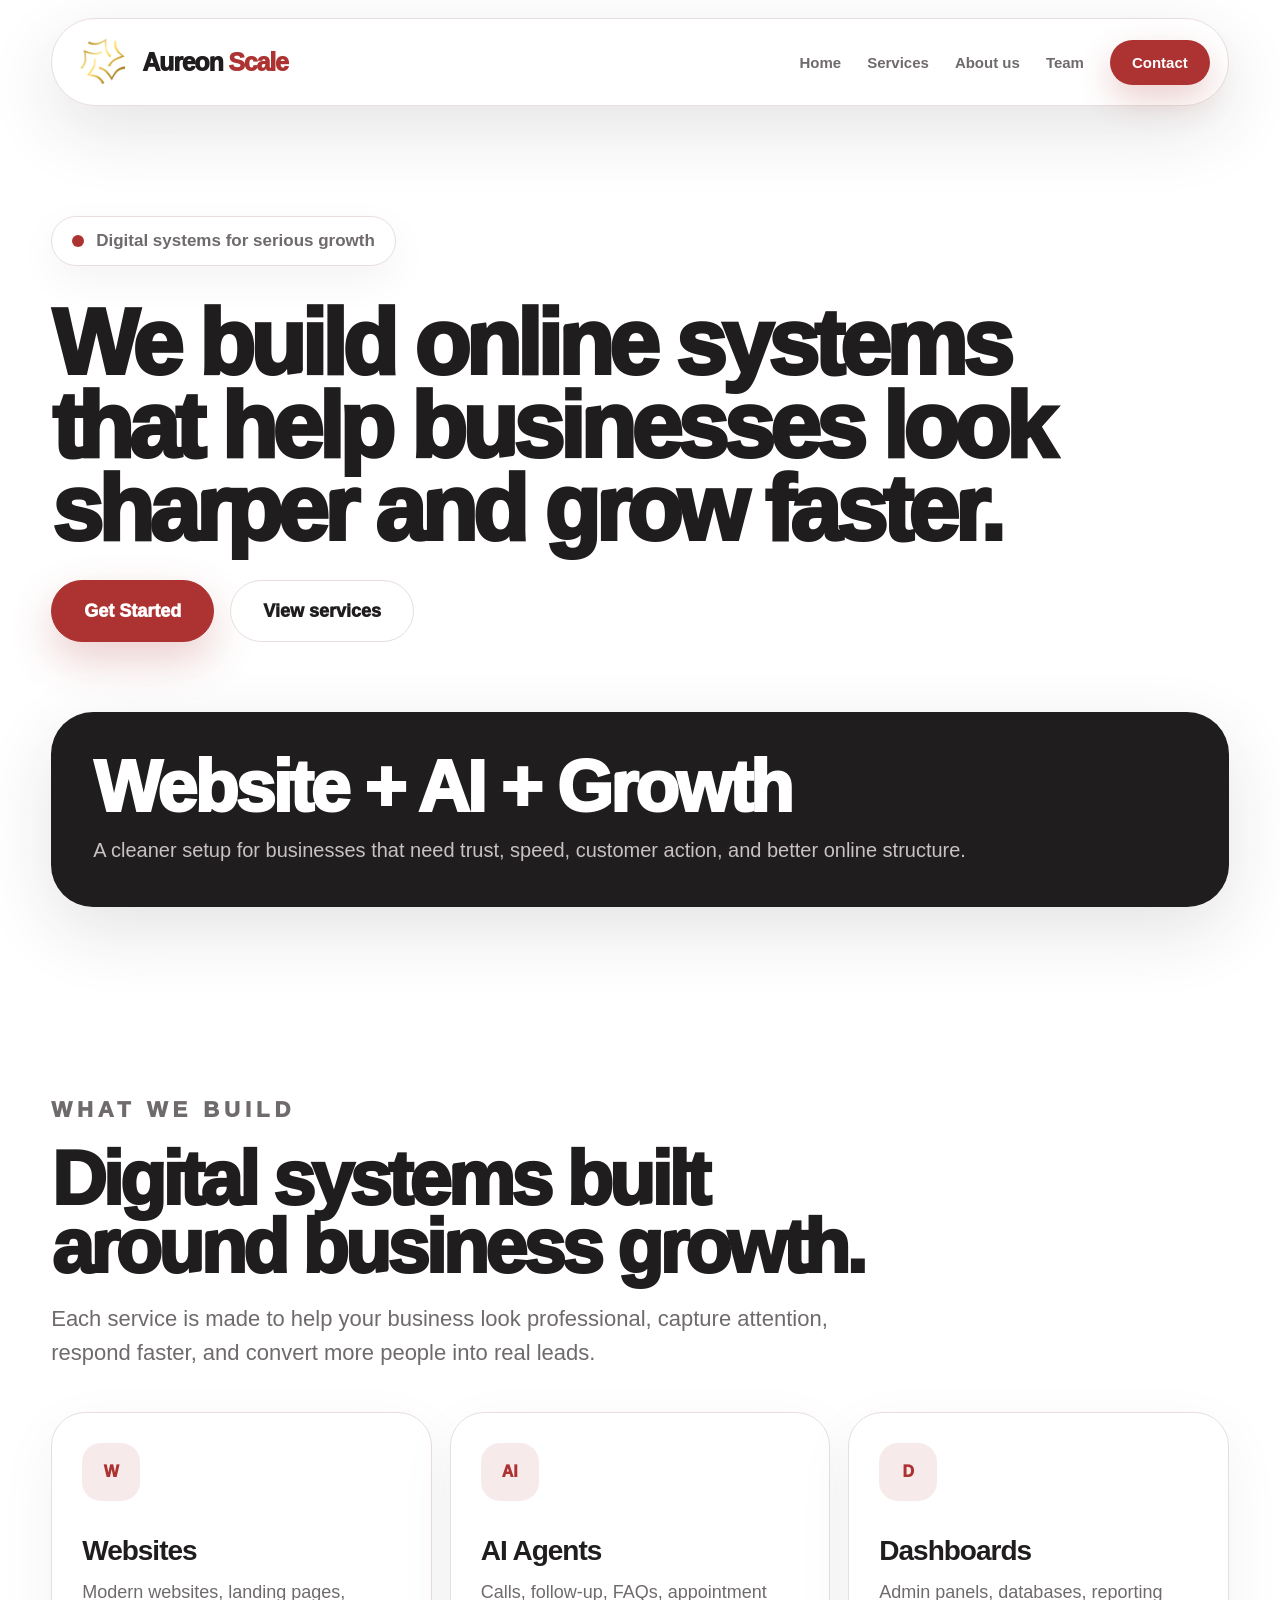
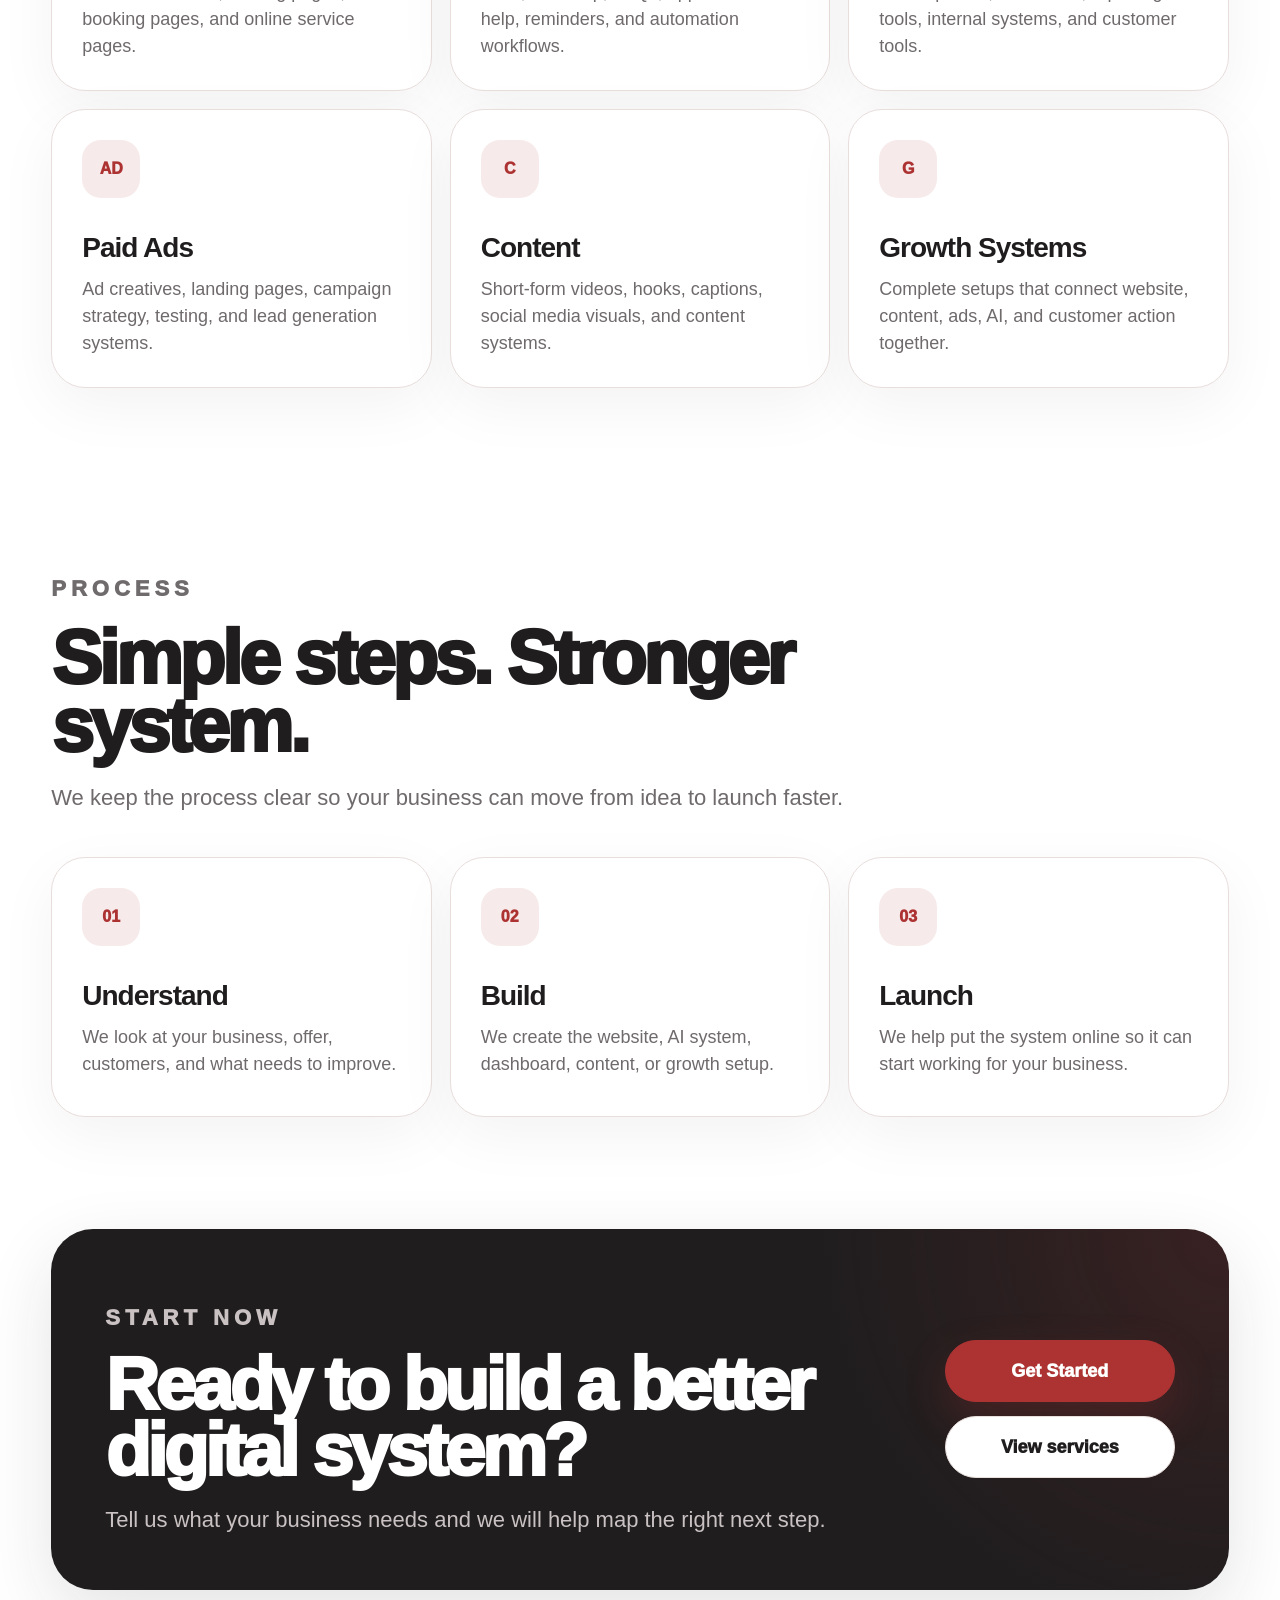
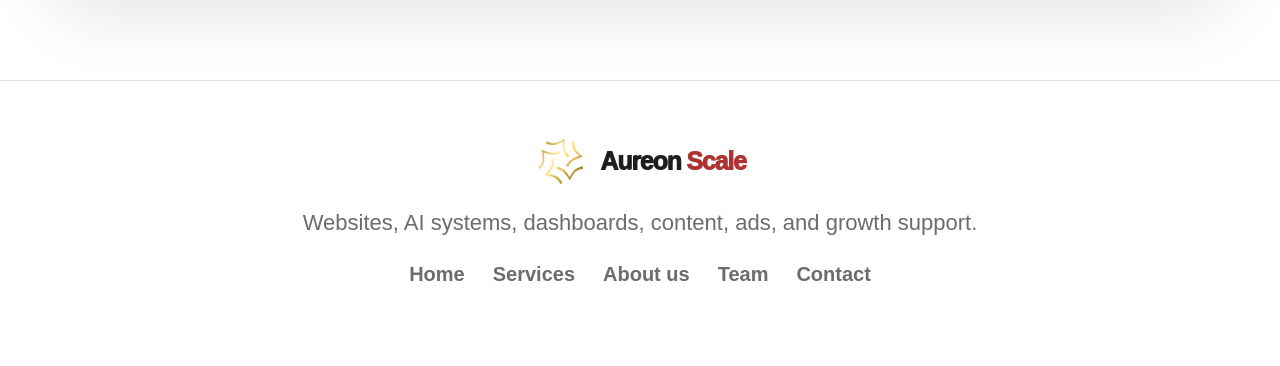
<file: index.html>
<!DOCTYPE html>
<html lang="en">
<head>
  <meta charset="UTF-8" />
  <meta name="viewport" content="width=device-width, initial-scale=1.0" />
  <title>Aureon Scale | Digital Growth Systems</title>

  <style>
    :root {
      --black: #1F1D1E;
      --red: #AD3333;
      --white: #FFFFFF;
      --gray: #6F6A6B;
      --line: #E8DEDC;
      --soft: #F8F5F4;
      --shadow: 0 24px 70px rgba(31, 29, 30, 0.12);
    }

    * {
      margin: 0;
      padding: 0;
      box-sizing: border-box;
      font-family: Arial, Helvetica, sans-serif;
    }

    html {
      scroll-behavior: smooth;
    }

    body {
      background: var(--white);
      color: var(--black);
      overflow-x: hidden;
    }

    a {
      color: inherit;
      text-decoration: none;
    }

    .container {
      width: min(92%, 1180px);
      margin: 0 auto;
    }

    header {
      position: sticky;
      top: 0;
      z-index: 1000;
      padding: 18px 0;
      background: rgba(255, 255, 255, 0.92);
      backdrop-filter: blur(18px);
      -webkit-backdrop-filter: blur(18px);
    }

    .nav {
      width: min(92%, 1180px);
      height: 88px;
      margin: auto;
      padding: 0 18px 0 24px;
      background: white;
      border: 1px solid var(--line);
      border-radius: 999px;
      box-shadow: var(--shadow);
      display: flex;
      align-items: center;
      justify-content: space-between;
    }

    .brand {
      display: flex;
      align-items: center;
      gap: 12px;
      white-space: nowrap;
    }

    .brand img {
      width: 54px;
      height: 54px;
      object-fit: contain;
      display: block;
      flex-shrink: 0;
    }

    .brand-text {
      font-size: 25px;
      font-weight: 950;
      letter-spacing: -1.2px;
      color: var(--black);
    }

    .brand-text span {
      color: var(--red);
    }

    .desktop-links {
      display: flex;
      align-items: center;
      gap: 26px;
      font-size: 15px;
      font-weight: 850;
      color: var(--gray);
    }

    .desktop-links a:hover {
      color: var(--black);
    }

    .nav-cta {
      background: var(--red);
      color: white !important;
      padding: 14px 22px;
      border-radius: 999px;
      box-shadow: 0 14px 34px rgba(173, 51, 51, 0.24);
    }

    .menu-btn {
      width: 58px;
      height: 58px;
      border: 1px solid var(--line);
      background: white;
      border-radius: 22px;
      display: none;
      align-items: center;
      justify-content: center;
      flex-direction: column;
      gap: 7px;
      cursor: pointer;
    }

    .menu-btn span {
      width: 32px;
      height: 5px;
      background: var(--black);
      border-radius: 999px;
      display: block;
    }

    .mobile-menu {
      position: fixed;
      inset: 0;
      background: rgba(31, 29, 30, 0.35);
      backdrop-filter: blur(18px);
      -webkit-backdrop-filter: blur(18px);
      z-index: 3000;
      display: none;
      align-items: center;
      justify-content: center;
      padding: 22px;
    }

    .mobile-menu.active {
      display: flex;
    }

    .mobile-card {
      width: min(100%, 540px);
      background: white;
      border-radius: 42px;
      padding: 32px;
      box-shadow: 0 30px 90px rgba(31, 29, 30, 0.24);
    }

    .mobile-top {
      display: flex;
      align-items: center;
      justify-content: space-between;
      margin-bottom: 48px;
    }

    .close-btn {
      border: none;
      background: transparent;
      font-size: 50px;
      line-height: 1;
      cursor: pointer;
      color: var(--black);
    }

    .mobile-links {
      display: grid;
      gap: 22px;
      padding-left: 28px;
      border-left: 4px solid rgba(173, 51, 51, 0.22);
    }

    .mobile-links a {
      font-size: clamp(42px, 12vw, 72px);
      font-weight: 950;
      letter-spacing: -4px;
      line-height: 0.95;
      color: var(--black);
    }

    .hero {
      padding: 92px 0 70px;
    }

    .eyebrow {
      display: inline-flex;
      align-items: center;
      gap: 12px;
      background: white;
      border: 1px solid var(--line);
      border-radius: 999px;
      padding: 14px 20px;
      color: var(--gray);
      font-size: 17px;
      font-weight: 900;
      margin-bottom: 36px;
      box-shadow: 0 14px 40px rgba(31, 29, 30, 0.05);
    }

    .eyebrow .dot {
      width: 12px;
      height: 12px;
      background: var(--red);
      border-radius: 50%;
      display: block;
    }

    .hero h1 {
      max-width: 1050px;
      font-size: clamp(52px, 12vw, 92px);
      line-height: 0.9;
      letter-spacing: -5px;
      font-weight: 950;
    }

    .hero-actions {
      display: flex;
      gap: 16px;
      flex-wrap: wrap;
      margin-top: 30px;
    }

    .btn {
      min-height: 62px;
      padding: 18px 32px;
      border-radius: 999px;
      border: 1px solid var(--line);
      display: inline-flex;
      align-items: center;
      justify-content: center;
      font-size: 18px;
      font-weight: 950;
      text-align: center;
      cursor: pointer;
    }

    .btn-red {
      background: var(--red);
      color: white;
      border-color: var(--red);
      box-shadow: 0 18px 44px rgba(173, 51, 51, 0.24);
    }

    .btn-light {
      background: white;
      color: var(--black);
    }

    .preview {
      padding: 0 0 84px;
    }

    .preview-card {
      background: var(--black);
      color: white;
      border-radius: 42px;
      padding: 42px;
      box-shadow: var(--shadow);
    }

    .preview-card p {
      color: #C9C1C2;
      font-size: 20px;
      line-height: 1.5;
      margin-top: 14px;
    }

    .preview-card h2 {
      font-size: clamp(38px, 6vw, 72px);
      line-height: 0.92;
      letter-spacing: -3px;
      font-weight: 950;
    }

    .section {
      padding: 82px 0;
    }

    .section-head {
      max-width: 860px;
      margin-bottom: 42px;
    }

    .mini {
      color: var(--red);
      text-transform: uppercase;
      letter-spacing: 5px;
      font-size: 13px;
      font-weight: 950;
      margin-bottom: 18px;
    }

    .section-head h2 {
      font-size: clamp(42px, 6vw, 76px);
      line-height: 0.9;
      letter-spacing: -4px;
      font-weight: 950;
    }

    .section-head p {
      margin-top: 20px;
      color: var(--gray);
      font-size: 22px;
      line-height: 1.55;
    }

    .services-grid,
    .process-grid {
      display: grid;
      grid-template-columns: repeat(3, 1fr);
      gap: 18px;
    }

    .card {
      background: white;
      border: 1px solid var(--line);
      border-radius: 34px;
      padding: 30px;
      min-height: 260px;
      box-shadow: 0 18px 60px rgba(31, 29, 30, 0.05);
    }

    .card-icon {
      width: 58px;
      height: 58px;
      border-radius: 19px;
      background: rgba(173, 51, 51, 0.10);
      color: var(--red);
      display: grid;
      place-items: center;
      font-weight: 950;
      margin-bottom: 34px;
    }

    .card h3 {
      font-size: 28px;
      letter-spacing: -1px;
      margin-bottom: 12px;
    }

    .card p {
      color: var(--gray);
      font-size: 18px;
      line-height: 1.5;
    }

    .cta {
      margin: 30px auto 90px;
      padding: 54px;
      border-radius: 42px;
      background:
        radial-gradient(circle at 100% 0%, rgba(173, 51, 51, 0.18), transparent 34%),
        var(--black);
      color: white;
      box-shadow: var(--shadow);
      display: grid;
      grid-template-columns: 1fr auto;
      gap: 28px;
      align-items: center;
    }

    .cta h2 {
      font-size: clamp(40px, 6vw, 74px);
      line-height: 0.9;
      letter-spacing: -4px;
      font-weight: 950;
    }

    .cta p {
      margin-top: 18px;
      color: #C9C1C2;
      font-size: 22px;
      line-height: 1.5;
      max-width: 780px;
    }

    .cta-actions {
      display: grid;
      gap: 14px;
      min-width: 230px;
    }

    footer {
      border-top: 1px solid var(--line);
      background: white;
      padding: 54px 4% 80px;
      text-align: center;
    }

    .footer-brand {
      justify-content: center;
    }

    footer p {
      margin: 18px auto 24px;
      color: var(--gray);
      font-size: 22px;
      line-height: 1.45;
      max-width: 760px;
    }

    footer nav {
      display: flex;
      justify-content: center;
      gap: 28px;
      flex-wrap: wrap;
      color: var(--gray);
      font-size: 20px;
      font-weight: 850;
    }

    @media (max-width: 980px) {
      .desktop-links {
        display: none;
      }

      .menu-btn {
        display: flex;
      }

      .services-grid,
      .process-grid,
      .cta {
        grid-template-columns: 1fr;
      }
    }

    @media (max-width: 620px) {
      header {
        padding: 12px 0;
      }

      .nav {
        width: 92%;
        height: 76px;
        padding: 0 14px 0 18px;
      }

      .brand img {
        width: 46px;
        height: 46px;
      }

      .brand-text {
        font-size: 20px;
        letter-spacing: -0.8px;
      }

      .menu-btn {
        width: 56px;
        height: 56px;
      }

      .menu-btn span {
        width: 31px;
      }

      .hero {
        padding: 78px 0 50px;
      }

      .eyebrow {
        margin-bottom: 30px;
      }

      .hero h1 {
        font-size: clamp(50px, 13.2vw, 64px);
        line-height: 0.92;
        letter-spacing: -3.4px;
      }

      .hero-actions {
        margin-top: 24px;
        display: grid;
        grid-template-columns: 1fr;
      }

      .btn {
        width: 100%;
      }

      .preview {
        padding-bottom: 56px;
      }

      .preview-card,
      .card,
      .cta {
        padding: 28px;
        border-radius: 34px;
      }

      .section {
        padding: 60px 0;
      }

      .section-head h2,
      .cta h2 {
        letter-spacing: -3px;
      }

      footer nav {
        gap: 22px;
        font-size: 18px;
      }
    }
  </style>
</head>

<body>
  <header>
    <div class="nav">
      <a href="index.html" class="brand">
        <img src="aureon-symol.png.png" alt="Aureon Scale logo">
        <div class="brand-text">Aureon <span>Scale</span></div>
      </a>

      <nav class="desktop-links">
        <a href="index.html">Home</a>
        <a href="services.html">Services</a>
        <a href="about.html">About us</a>
        <a href="team.html">Team</a>
        <a href="contact.html" class="nav-cta">Contact</a>
      </nav>

      <button class="menu-btn" onclick="openMenu()" aria-label="Open menu">
        <span></span>
        <span></span>
        <span></span>
      </button>
    </div>
  </header>

  <div class="mobile-menu" id="mobileMenu">
    <div class="mobile-card">
      <div class="mobile-top">
        <a href="index.html" class="brand">
          <img src="aureon-symol.png.png" alt="Aureon Scale logo">
          <div class="brand-text">Aureon <span>Scale</span></div>
        </a>
        <button class="close-btn" onclick="closeMenu()">×</button>
      </div>

      <nav class="mobile-links">
        <a href="index.html">Home</a>
        <a href="services.html">Services</a>
        <a href="about.html">About us</a>
        <a href="team.html">Team</a>
        <a href="contact.html">Contact</a>
      </nav>
    </div>
  </div>

  <main>
    <section class="hero container">
      <div class="eyebrow">
        <span class="dot"></span>
        Digital systems for serious growth
      </div>

      <h1>We build online systems that help businesses look sharper and grow faster.</h1>

      <div class="hero-actions">
        <a href="contact.html" class="btn btn-red">Get Started</a>
        <a href="services.html" class="btn btn-light">View services</a>
      </div>
    </section>

    <section class="preview container">
      <div class="preview-card">
        <h2>Website + AI + Growth</h2>
        <p>
          A cleaner setup for businesses that need trust, speed, customer action,
          and better online structure.
        </p>
      </div>
    </section>

    <section class="section container">
      <div class="section-head">
        <p class="mini">What we build</p>
        <h2>Digital systems built around business growth.</h2>
        <p>
          Each service is made to help your business look professional,
          capture attention, respond faster, and convert more people into real leads.
        </p>
      </div>

      <div class="services-grid">
        <article class="card">
          <div class="card-icon">W</div>
          <h3>Websites</h3>
          <p>Modern websites, landing pages, booking pages, and online service pages.</p>
        </article>

        <article class="card">
          <div class="card-icon">AI</div>
          <h3>AI Agents</h3>
          <p>Calls, follow-up, FAQs, appointment help, reminders, and automation workflows.</p>
        </article>

        <article class="card">
          <div class="card-icon">D</div>
          <h3>Dashboards</h3>
          <p>Admin panels, databases, reporting tools, internal systems, and customer tools.</p>
        </article>

        <article class="card">
          <div class="card-icon">AD</div>
          <h3>Paid Ads</h3>
          <p>Ad creatives, landing pages, campaign strategy, testing, and lead generation systems.</p>
        </article>

        <article class="card">
          <div class="card-icon">C</div>
          <h3>Content</h3>
          <p>Short-form videos, hooks, captions, social media visuals, and content systems.</p>
        </article>

        <article class="card">
          <div class="card-icon">G</div>
          <h3>Growth Systems</h3>
          <p>Complete setups that connect website, content, ads, AI, and customer action together.</p>
        </article>
      </div>
    </section>

    <section class="section container">
      <div class="section-head">
        <p class="mini">Process</p>
        <h2>Simple steps. Stronger system.</h2>
        <p>
          We keep the process clear so your business can move from idea to launch faster.
        </p>
      </div>

      <div class="process-grid">
        <article class="card">
          <div class="card-icon">01</div>
          <h3>Understand</h3>
          <p>We look at your business, offer, customers, and what needs to improve.</p>
        </article>

        <article class="card">
          <div class="card-icon">02</div>
          <h3>Build</h3>
          <p>We create the website, AI system, dashboard, content, or growth setup.</p>
        </article>

        <article class="card">
          <div class="card-icon">03</div>
          <h3>Launch</h3>
          <p>We help put the system online so it can start working for your business.</p>
        </article>
      </div>
    </section>

    <section class="cta container">
      <div>
        <p class="mini">Start now</p>
        <h2>Ready to build a better digital system?</h2>
        <p>
          Tell us what your business needs and we will help map the right next step.
        </p>
      </div>

      <div class="cta-actions">
        <a href="contact.html" class="btn btn-red">Get Started</a>
        <a href="services.html" class="btn btn-light">View services</a>
      </div>
    </section>
  </main>

  <footer>
    <a href="index.html" class="brand footer-brand">
      <img src="aureon-symol.png.png" alt="Aureon Scale logo">
      <div class="brand-text">Aureon <span>Scale</span></div>
    </a>

    <p>Websites, AI systems, dashboards, content, ads, and growth support.</p>

    <nav>
      <a href="index.html">Home</a>
      <a href="services.html">Services</a>
      <a href="about.html">About us</a>
      <a href="team.html">Team</a>
      <a href="contact.html">Contact</a>
    </nav>
  </footer>

  <script>
    function openMenu() {
      document.getElementById("mobileMenu").classList.add("active");
      document.body.style.overflow = "hidden";
    }

    function closeMenu() {
      document.getElementById("mobileMenu").classList.remove("active");
      document.body.style.overflow = "auto";
    }
  </script>
</body>
</html>
</file>
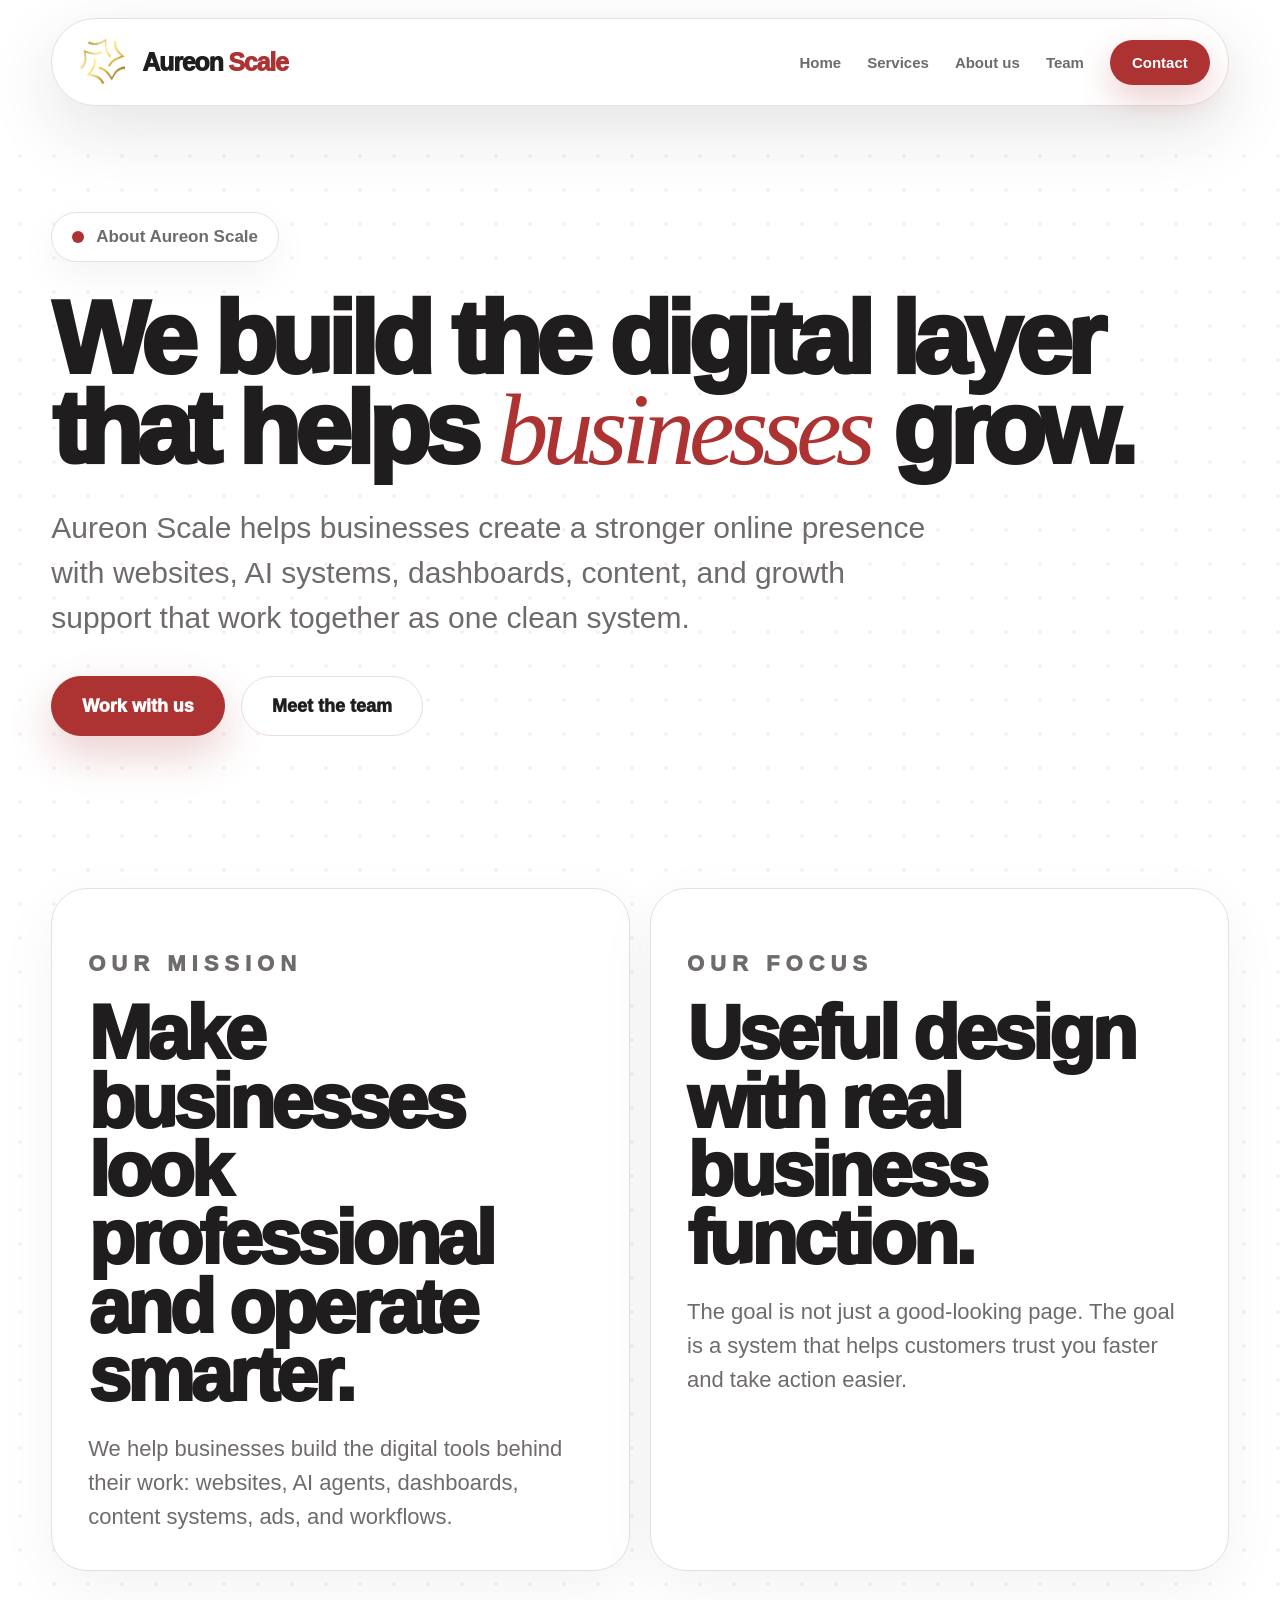
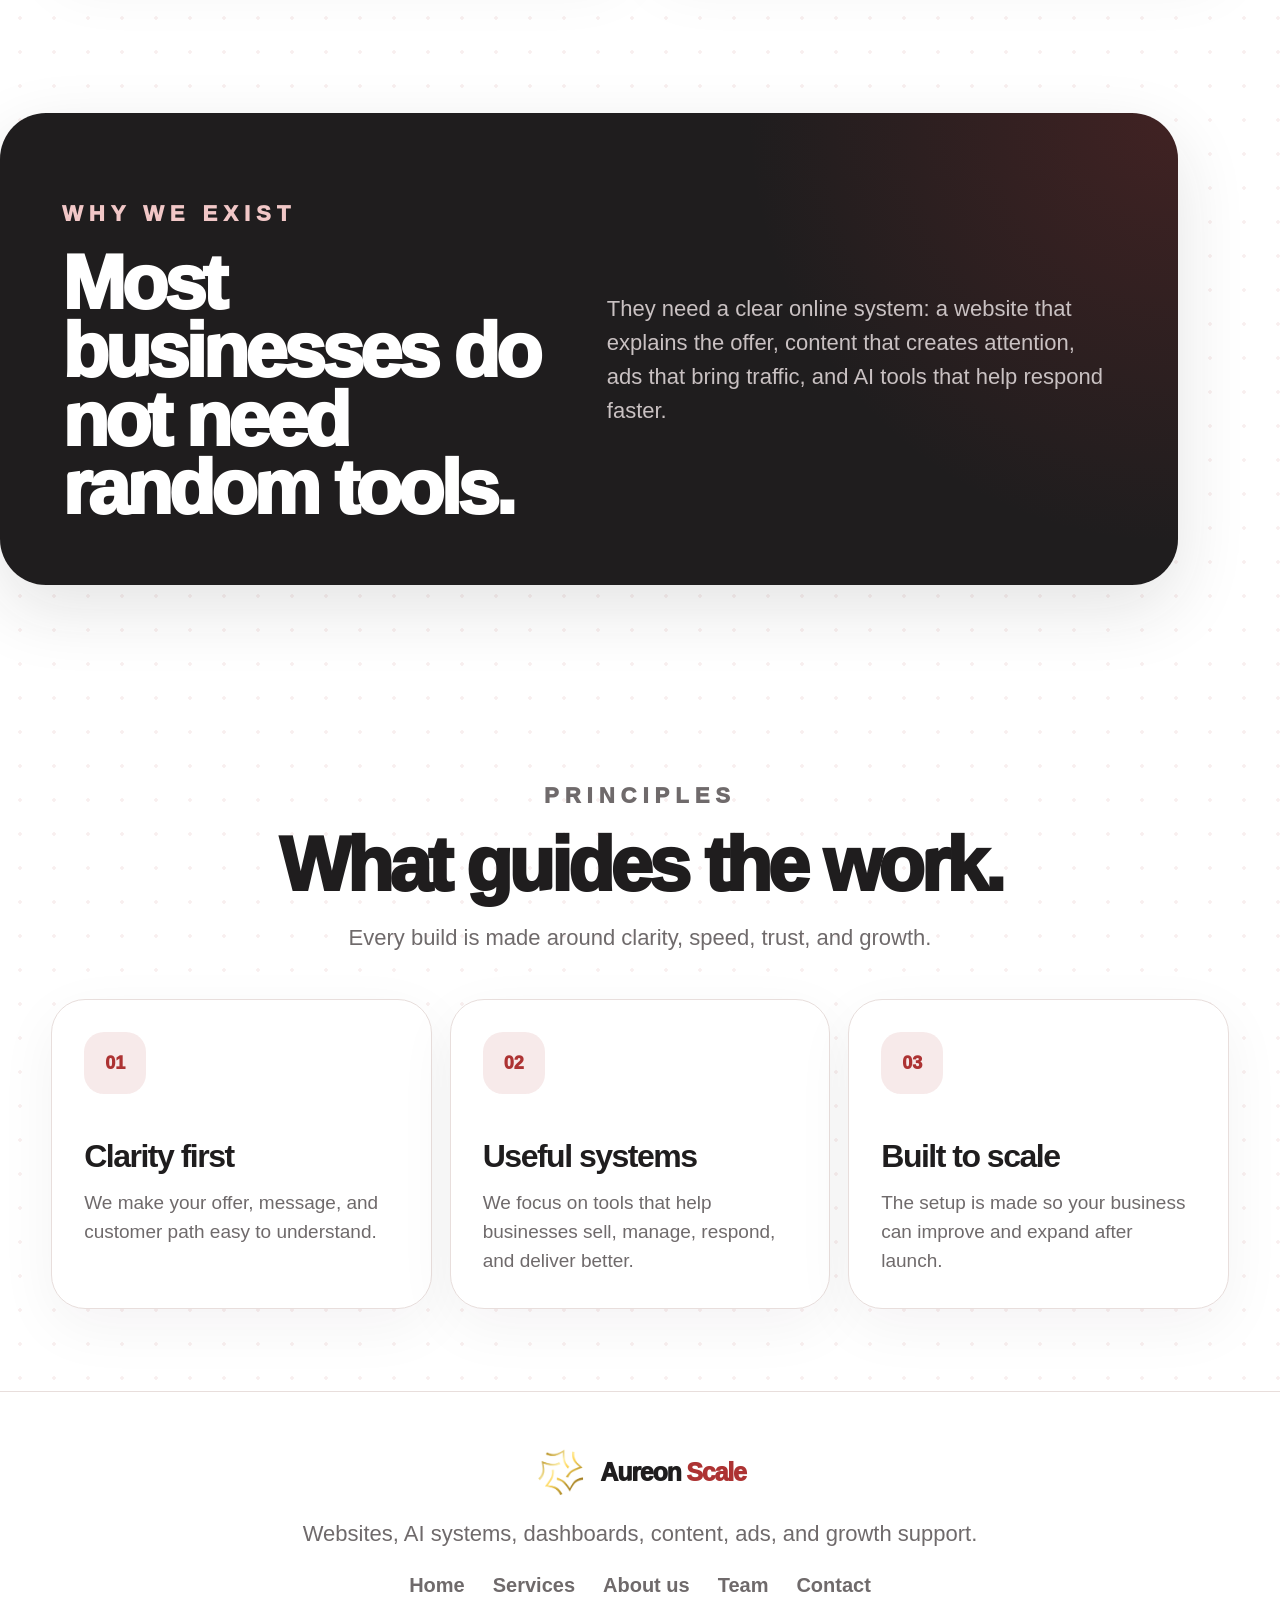
<file: about.html>
<!DOCTYPE html>
<html lang="en">
<head>
  <meta charset="UTF-8" />
  <meta name="viewport" content="width=device-width, initial-scale=1.0" />
  <title>Aureon Scale | About</title>

  <style>
    :root {
      --black: #1F1D1E;
      --red: #AD3333;
      --white: #FFFFFF;
      --soft: #F8F5F4;
      --gray: #6F6A6B;
      --line: #E8DEDC;
      --shadow: 0 24px 70px rgba(31, 29, 30, 0.12);
    }

    * {
      margin: 0;
      padding: 0;
      box-sizing: border-box;
      font-family: Arial, Helvetica, sans-serif;
    }

    html {
      scroll-behavior: smooth;
    }

    body {
      background:
        radial-gradient(circle at 20px 20px, rgba(173, 51, 51, 0.08) 1.5px, transparent 2px),
        var(--white);
      background-size: 34px 34px;
      color: var(--black);
      overflow-x: hidden;
    }

    a {
      text-decoration: none;
      color: inherit;
    }

    .container {
      width: min(92%, 1180px);
      margin: 0 auto;
    }

    header {
      position: sticky;
      top: 0;
      z-index: 1000;
      padding: 18px 0;
      background: rgba(255, 255, 255, 0.92);
      backdrop-filter: blur(18px);
      -webkit-backdrop-filter: blur(18px);
    }

    .nav {
      width: min(92%, 1180px);
      height: 88px;
      margin: auto;
      padding: 0 18px 0 24px;
      background: white;
      border: 1px solid var(--line);
      border-radius: 999px;
      box-shadow: var(--shadow);
      display: flex;
      align-items: center;
      justify-content: space-between;
    }

    .brand {
      display: flex;
      align-items: center;
      gap: 12px;
      white-space: nowrap;
    }

    .brand img {
      width: 54px;
      height: 54px;
      object-fit: contain;
      display: block;
      flex-shrink: 0;
    }

    .brand-text {
      font-size: 25px;
      font-weight: 950;
      letter-spacing: -1.2px;
      color: var(--black);
    }

    .brand-text span {
      color: var(--red);
    }

    .desktop-links {
      display: flex;
      align-items: center;
      gap: 26px;
      font-size: 15px;
      font-weight: 850;
      color: var(--gray);
    }

    .desktop-links a:hover {
      color: var(--black);
    }

    .nav-cta {
      background: var(--red);
      color: white !important;
      padding: 14px 22px;
      border-radius: 999px;
      box-shadow: 0 14px 34px rgba(173, 51, 51, 0.24);
    }

    .menu-btn {
      width: 58px;
      height: 58px;
      border: 1px solid var(--line);
      background: white;
      border-radius: 22px;
      display: none;
      align-items: center;
      justify-content: center;
      flex-direction: column;
      gap: 7px;
      cursor: pointer;
    }

    .menu-btn span {
      width: 32px;
      height: 5px;
      background: var(--black);
      border-radius: 999px;
      display: block;
    }

    .mobile-menu {
      position: fixed;
      inset: 0;
      background: rgba(31, 29, 30, 0.35);
      backdrop-filter: blur(18px);
      -webkit-backdrop-filter: blur(18px);
      z-index: 3000;
      display: none;
      align-items: center;
      justify-content: center;
      padding: 22px;
    }

    .mobile-menu.active {
      display: flex;
    }

    .mobile-card {
      width: min(100%, 540px);
      background: white;
      border-radius: 42px;
      padding: 32px;
      box-shadow: 0 30px 90px rgba(31, 29, 30, 0.24);
    }

    .mobile-top {
      display: flex;
      align-items: center;
      justify-content: space-between;
      margin-bottom: 48px;
    }

    .close-btn {
      border: none;
      background: transparent;
      font-size: 50px;
      line-height: 1;
      cursor: pointer;
      color: var(--black);
    }

    .mobile-links {
      display: grid;
      gap: 22px;
      padding-left: 28px;
      border-left: 4px solid rgba(173, 51, 51, 0.22);
    }

    .mobile-links a {
      font-size: clamp(42px, 12vw, 72px);
      font-weight: 950;
      letter-spacing: -4px;
      line-height: 0.95;
      color: var(--black);
    }

    .hero {
      padding: 88px 0 70px;
    }

    .eyebrow {
      display: inline-flex;
      align-items: center;
      gap: 12px;
      background: white;
      border: 1px solid var(--line);
      border-radius: 999px;
      padding: 14px 20px;
      color: var(--gray);
      font-size: 17px;
      font-weight: 900;
      margin-bottom: 32px;
      box-shadow: 0 14px 40px rgba(31, 29, 30, 0.05);
    }

    .eyebrow .dot {
      width: 12px;
      height: 12px;
      background: var(--red);
      border-radius: 50%;
      display: block;
    }

    .hero h1 {
      max-width: 1080px;
      font-size: clamp(54px, 8vw, 108px);
      line-height: 0.88;
      letter-spacing: -6px;
      font-weight: 950;
    }

    .hero h1 em {
      color: var(--red);
      font-family: Georgia, serif;
      font-weight: 500;
    }

    .hero p {
      max-width: 900px;
      margin-top: 30px;
      color: var(--gray);
      font-size: clamp(22px, 2.5vw, 30px);
      line-height: 1.5;
    }

    .buttons {
      display: flex;
      gap: 16px;
      flex-wrap: wrap;
      margin-top: 36px;
    }

    .btn {
      min-height: 60px;
      padding: 18px 30px;
      border-radius: 999px;
      border: 1px solid var(--line);
      display: inline-flex;
      align-items: center;
      justify-content: center;
      font-size: 18px;
      font-weight: 950;
    }

    .btn-red {
      background: var(--red);
      color: white;
      border-color: var(--red);
      box-shadow: 0 18px 44px rgba(173, 51, 51, 0.24);
    }

    .btn-light {
      background: white;
      color: var(--black);
    }

    .section {
      padding: 82px 0;
    }

    .about-grid {
      display: grid;
      grid-template-columns: 1fr 1fr;
      gap: 20px;
    }

    .info-card {
      background: white;
      border: 1px solid var(--line);
      border-radius: 36px;
      padding: 36px;
      box-shadow: 0 18px 60px rgba(31, 29, 30, 0.05);
    }

    .mini {
      color: var(--red);
      text-transform: uppercase;
      letter-spacing: 6px;
      font-size: 13px;
      font-weight: 950;
      margin-bottom: 18px;
    }

    .info-card h2,
    .section-head h2,
    .dark-card h2 {
      font-size: clamp(42px, 6vw, 76px);
      line-height: 0.9;
      letter-spacing: -4px;
      font-weight: 950;
    }

    .info-card p,
    .section-head p,
    .dark-card p {
      margin-top: 22px;
      color: var(--gray);
      font-size: 22px;
      line-height: 1.55;
    }

    .section-head {
      max-width: 860px;
      margin: 0 auto 44px;
      text-align: center;
    }

    .values-grid {
      display: grid;
      grid-template-columns: repeat(3, 1fr);
      gap: 18px;
    }

    .value-card {
      background: white;
      border: 1px solid var(--line);
      border-radius: 34px;
      padding: 32px;
      min-height: 290px;
      box-shadow: 0 18px 60px rgba(31, 29, 30, 0.05);
    }

    .value-card span {
      width: 62px;
      height: 62px;
      border-radius: 20px;
      background: rgba(173, 51, 51, 0.10);
      color: var(--red);
      display: grid;
      place-items: center;
      font-size: 18px;
      font-weight: 950;
      margin-bottom: 44px;
    }

    .value-card h3 {
      font-size: 32px;
      letter-spacing: -1.5px;
      margin-bottom: 14px;
    }

    .value-card p {
      color: var(--gray);
      font-size: 19px;
      line-height: 1.52;
    }

    .dark-card {
      margin: 60px 0 90px;
      padding: 62px;
      border-radius: 46px;
      background:
        radial-gradient(circle at 100% 0%, rgba(173, 51, 51, 0.24), transparent 34%),
        var(--black);
      color: white;
      display: grid;
      grid-template-columns: 1fr 1fr;
      gap: 36px;
      align-items: center;
      box-shadow: var(--shadow);
    }

    .dark-card p {
      color: #C9C1C2;
    }

    .dark-card .mini {
      color: #F1C7C7;
    }

    footer {
      border-top: 1px solid var(--line);
      background: white;
      padding: 54px 4% 80px;
      text-align: center;
    }

    .footer-brand {
      justify-content: center;
    }

    footer p {
      margin: 18px auto 24px;
      color: var(--gray);
      font-size: 22px;
      line-height: 1.45;
      max-width: 760px;
    }

    footer nav {
      display: flex;
      justify-content: center;
      gap: 28px;
      flex-wrap: wrap;
      color: var(--gray);
      font-size: 20px;
      font-weight: 850;
    }

    @media (max-width: 980px) {
      .desktop-links {
        display: none;
      }

      .menu-btn {
        display: flex;
      }

      .about-grid,
      .values-grid,
      .dark-card {
        grid-template-columns: 1fr;
      }
    }

    @media (max-width: 620px) {
      header {
        padding: 12px 0;
      }

      .nav {
        width: 92%;
        height: 76px;
        padding: 0 14px 0 18px;
      }

      .brand img {
        width: 46px;
        height: 46px;
      }

      .brand-text {
        font-size: 20px;
        letter-spacing: -0.8px;
      }

      .menu-btn {
        width: 56px;
        height: 56px;
      }

      .hero {
        padding: 56px 0 54px;
      }

      .hero h1 {
        font-size: clamp(48px, 15vw, 72px);
        letter-spacing: -4px;
      }

      .hero p {
        font-size: 21px;
      }

      .buttons {
        flex-direction: column;
      }

      .btn {
        width: 100%;
      }

      .section {
        padding: 64px 0;
      }

      .info-card,
      .value-card,
      .dark-card {
        padding: 30px;
        border-radius: 34px;
      }

      .info-card h2,
      .section-head h2,
      .dark-card h2 {
        letter-spacing: -3px;
      }

      footer nav {
        gap: 22px;
        font-size: 18px;
      }
    }
  </style>
</head>

<body>
  <header>
    <div class="nav">
      <a href="index.html" class="brand">
        <img src="aureon-symol.png.png" alt="Aureon Scale logo">
        <div class="brand-text">Aureon <span>Scale</span></div>
      </a>

      <nav class="desktop-links">
        <a href="index.html">Home</a>
        <a href="services.html">Services</a>
        <a href="about.html">About us</a>
        <a href="team.html">Team</a>
        <a href="contact.html" class="nav-cta">Contact</a>
      </nav>

      <button class="menu-btn" onclick="openMenu()" aria-label="Open menu">
        <span></span>
        <span></span>
        <span></span>
      </button>
    </div>
  </header>

  <div class="mobile-menu" id="mobileMenu">
    <div class="mobile-card">
      <div class="mobile-top">
        <a href="index.html" class="brand">
          <img src="aureon-symol.png.png" alt="Aureon Scale logo">
          <div class="brand-text">Aureon <span>Scale</span></div>
        </a>
        <button class="close-btn" onclick="closeMenu()">×</button>
      </div>

      <nav class="mobile-links">
        <a href="index.html">Home</a>
        <a href="services.html">Services</a>
        <a href="about.html">About us</a>
        <a href="team.html">Team</a>
        <a href="contact.html">Contact</a>
      </nav>
    </div>
  </div>

  <main>
    <section class="hero container">
      <div class="eyebrow">
        <span class="dot"></span>
        About Aureon Scale
      </div>

      <h1>We build the digital layer that helps <em>businesses</em> grow.</h1>

      <p>
        Aureon Scale helps businesses create a stronger online presence with websites,
        AI systems, dashboards, content, and growth support that work together as one clean system.
      </p>

      <div class="buttons">
        <a href="contact.html" class="btn btn-red">Work with us</a>
        <a href="team.html" class="btn btn-light">Meet the team</a>
      </div>
    </section>

    <section class="section container">
      <div class="about-grid">
        <article class="info-card">
          <p class="mini">Our mission</p>
          <h2>Make businesses look professional and operate smarter.</h2>
          <p>
            We help businesses build the digital tools behind their work:
            websites, AI agents, dashboards, content systems, ads, and workflows.
          </p>
        </article>

        <article class="info-card">
          <p class="mini">Our focus</p>
          <h2>Useful design with real business function.</h2>
          <p>
            The goal is not just a good-looking page. The goal is a system that helps
            customers trust you faster and take action easier.
          </p>
        </article>
      </div>
    </section>

    <section class="dark-card container">
      <div>
        <p class="mini">Why we exist</p>
        <h2>Most businesses do not need random tools.</h2>
      </div>

      <p>
        They need a clear online system: a website that explains the offer,
        content that creates attention, ads that bring traffic, and AI tools that help respond faster.
      </p>
    </section>

    <section class="section container">
      <div class="section-head">
        <p class="mini">Principles</p>
        <h2>What guides the work.</h2>
        <p>
          Every build is made around clarity, speed, trust, and growth.
        </p>
      </div>

      <div class="values-grid">
        <article class="value-card">
          <span>01</span>
          <h3>Clarity first</h3>
          <p>We make your offer, message, and customer path easy to understand.</p>
        </article>

        <article class="value-card">
          <span>02</span>
          <h3>Useful systems</h3>
          <p>We focus on tools that help businesses sell, manage, respond, and deliver better.</p>
        </article>

        <article class="value-card">
          <span>03</span>
          <h3>Built to scale</h3>
          <p>The setup is made so your business can improve and expand after launch.</p>
        </article>
      </div>
    </section>
  </main>

  <footer>
    <a href="index.html" class="brand footer-brand">
      <img src="aureon-symol.png.png" alt="Aureon Scale logo">
      <div class="brand-text">Aureon <span>Scale</span></div>
    </a>

    <p>Websites, AI systems, dashboards, content, ads, and growth support.</p>

    <nav>
      <a href="index.html">Home</a>
      <a href="services.html">Services</a>
      <a href="about.html">About us</a>
      <a href="team.html">Team</a>
      <a href="contact.html">Contact</a>
    </nav>
  </footer>

  <script>
    function openMenu() {
      document.getElementById("mobileMenu").classList.add("active");
      document.body.style.overflow = "hidden";
    }

    function closeMenu() {
      document.getElementById("mobileMenu").classList.remove("active");
      document.body.style.overflow = "auto";
    }
  </script>
</body>
</html>
</file>
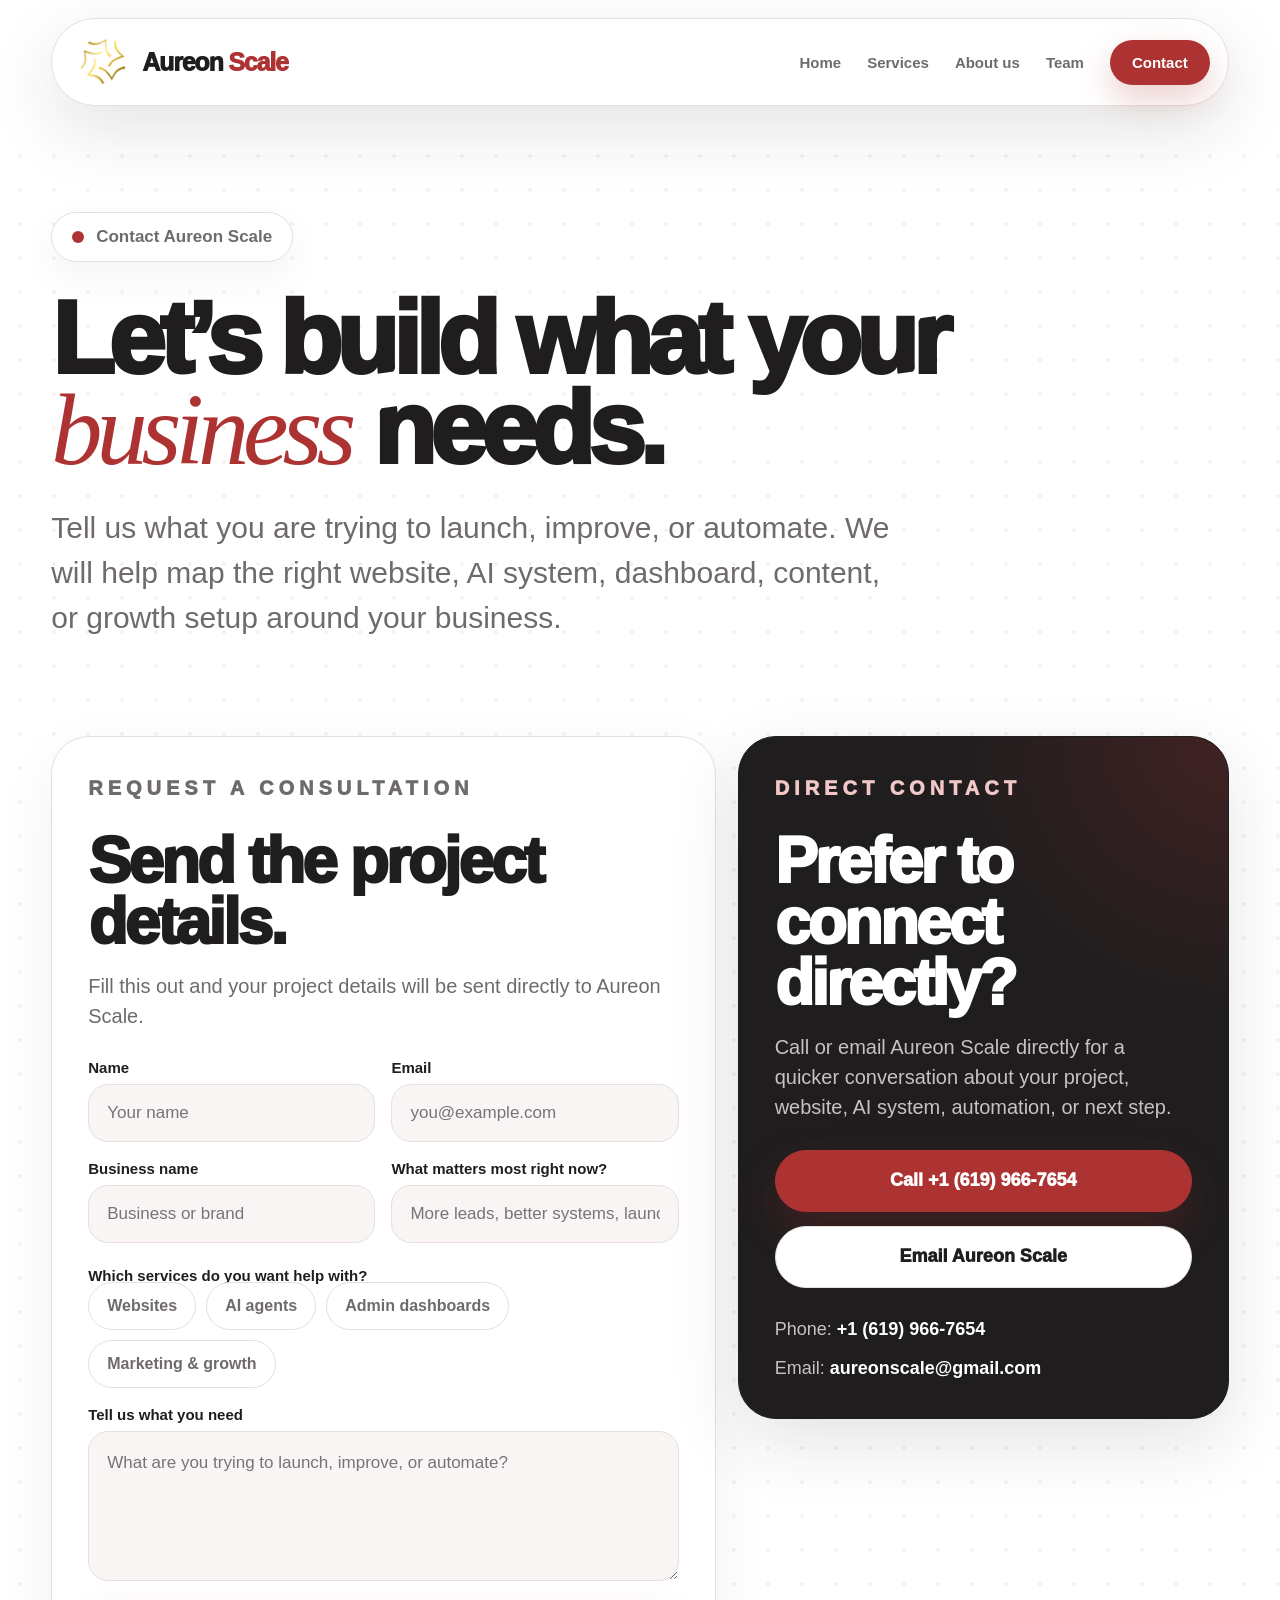
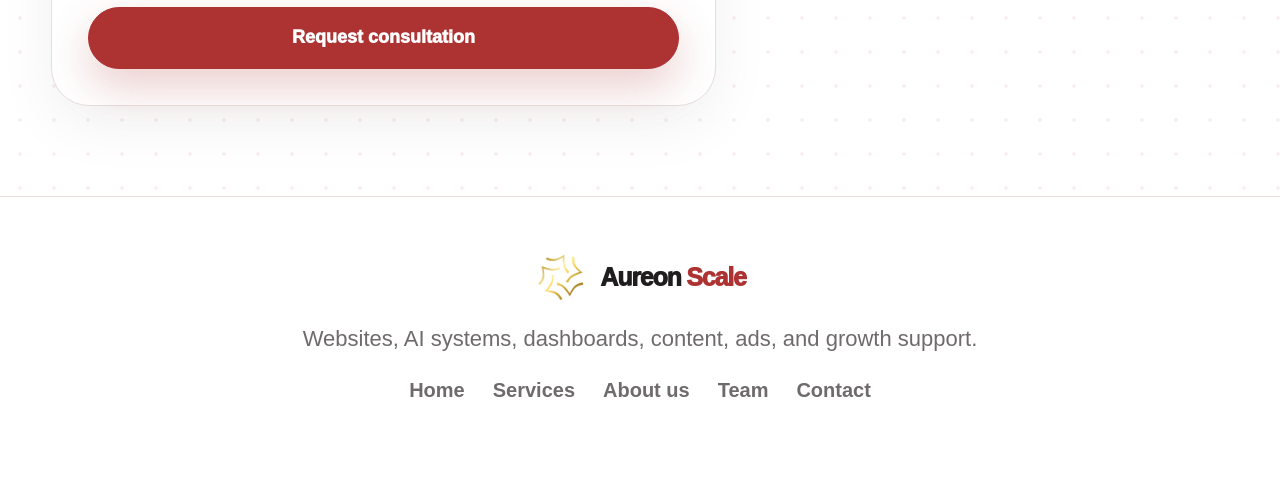
<file: contact.html>
<!DOCTYPE html>
<html lang="en">
<head>
  <meta charset="UTF-8" />
  <meta name="viewport" content="width=device-width, initial-scale=1.0" />
  <title>Aureon Scale | Contact</title>

  <style>
    :root {
      --black: #1F1D1E;
      --red: #AD3333;
      --white: #FFFFFF;
      --gray: #6F6A6B;
      --line: #E8DEDC;
      --soft: #F8F5F4;
      --shadow: 0 24px 70px rgba(31, 29, 30, 0.12);
    }

    * {
      margin: 0;
      padding: 0;
      box-sizing: border-box;
      font-family: Arial, Helvetica, sans-serif;
    }

    html {
      scroll-behavior: smooth;
    }

    body {
      background:
        radial-gradient(circle at 20px 20px, rgba(173, 51, 51, 0.08) 1.5px, transparent 2px),
        var(--white);
      background-size: 34px 34px;
      color: var(--black);
      overflow-x: hidden;
    }

    a {
      color: inherit;
      text-decoration: none;
    }

    .container {
      width: min(92%, 1180px);
      margin: 0 auto;
    }

    header {
      position: sticky;
      top: 0;
      z-index: 1000;
      padding: 18px 0;
      background: rgba(255, 255, 255, 0.92);
      backdrop-filter: blur(18px);
      -webkit-backdrop-filter: blur(18px);
    }

    .nav {
      width: min(92%, 1180px);
      height: 88px;
      margin: auto;
      padding: 0 18px 0 24px;
      background: white;
      border: 1px solid var(--line);
      border-radius: 999px;
      box-shadow: var(--shadow);
      display: flex;
      align-items: center;
      justify-content: space-between;
    }

    .brand {
      display: flex;
      align-items: center;
      gap: 12px;
      white-space: nowrap;
    }

    .brand img {
      width: 54px;
      height: 54px;
      object-fit: contain;
      display: block;
      flex-shrink: 0;
    }

    .brand-text {
      font-size: 25px;
      font-weight: 950;
      letter-spacing: -1.2px;
      color: var(--black);
    }

    .brand-text span {
      color: var(--red);
    }

    .desktop-links {
      display: flex;
      align-items: center;
      gap: 26px;
      font-size: 15px;
      font-weight: 850;
      color: var(--gray);
    }

    .desktop-links a:hover {
      color: var(--black);
    }

    .nav-cta {
      background: var(--red);
      color: white !important;
      padding: 14px 22px;
      border-radius: 999px;
      box-shadow: 0 14px 34px rgba(173, 51, 51, 0.24);
    }

    .menu-btn {
      width: 58px;
      height: 58px;
      border: 1px solid var(--line);
      background: white;
      border-radius: 22px;
      display: none;
      align-items: center;
      justify-content: center;
      flex-direction: column;
      gap: 7px;
      cursor: pointer;
    }

    .menu-btn span {
      width: 32px;
      height: 5px;
      background: var(--black);
      border-radius: 999px;
      display: block;
    }

    .mobile-menu {
      position: fixed;
      inset: 0;
      background: rgba(31, 29, 30, 0.35);
      backdrop-filter: blur(18px);
      -webkit-backdrop-filter: blur(18px);
      z-index: 3000;
      display: none;
      align-items: center;
      justify-content: center;
      padding: 22px;
    }

    .mobile-menu.active {
      display: flex;
    }

    .mobile-card {
      width: min(100%, 540px);
      background: white;
      border-radius: 42px;
      padding: 32px;
      box-shadow: 0 30px 90px rgba(31, 29, 30, 0.24);
    }

    .mobile-top {
      display: flex;
      align-items: center;
      justify-content: space-between;
      margin-bottom: 48px;
    }

    .close-btn {
      border: none;
      background: transparent;
      font-size: 50px;
      line-height: 1;
      cursor: pointer;
      color: var(--black);
    }

    .mobile-links {
      display: grid;
      gap: 22px;
      padding-left: 28px;
      border-left: 4px solid rgba(173, 51, 51, 0.22);
    }

    .mobile-links a {
      font-size: clamp(42px, 12vw, 72px);
      font-weight: 950;
      letter-spacing: -4px;
      line-height: 0.95;
      color: var(--black);
    }

    .hero {
      padding: 88px 0 56px;
    }

    .eyebrow {
      display: inline-flex;
      align-items: center;
      gap: 12px;
      background: white;
      border: 1px solid var(--line);
      border-radius: 999px;
      padding: 14px 20px;
      color: var(--gray);
      font-size: 17px;
      font-weight: 900;
      margin-bottom: 32px;
      box-shadow: 0 14px 40px rgba(31, 29, 30, 0.05);
    }

    .eyebrow .dot {
      width: 12px;
      height: 12px;
      background: var(--red);
      border-radius: 50%;
      display: block;
    }

    .hero h1 {
      max-width: 1040px;
      font-size: clamp(54px, 8vw, 108px);
      line-height: 0.88;
      letter-spacing: -6px;
      font-weight: 950;
    }

    .hero h1 em {
      color: var(--red);
      font-family: Georgia, serif;
      font-weight: 500;
    }

    .hero p {
      max-width: 860px;
      margin-top: 30px;
      color: var(--gray);
      font-size: clamp(22px, 2.5vw, 30px);
      line-height: 1.5;
    }

    .contact-wrap {
      padding: 40px 0 90px;
      display: grid;
      grid-template-columns: 1.15fr 0.85fr;
      gap: 22px;
      align-items: start;
    }

    .contact-card,
    .direct-card {
      background: white;
      border: 1px solid var(--line);
      border-radius: 38px;
      padding: 36px;
      box-shadow: 0 18px 60px rgba(31, 29, 30, 0.06);
    }

    .dark-card {
      background:
        radial-gradient(circle at 100% 0%, rgba(173, 51, 51, 0.24), transparent 34%),
        var(--black);
      color: white;
      border-color: var(--black);
      box-shadow: var(--shadow);
    }

    .mini {
      color: var(--red);
      text-transform: uppercase;
      letter-spacing: 5px;
      font-size: 13px;
      font-weight: 950;
      margin-bottom: 18px;
    }

    .dark-card .mini {
      color: #F1C7C7;
    }

    .contact-card h2,
    .direct-card h2 {
      font-size: clamp(38px, 5vw, 64px);
      line-height: 0.95;
      letter-spacing: -3px;
      font-weight: 950;
      margin-bottom: 18px;
    }

    .contact-card p,
    .direct-card p {
      color: var(--gray);
      font-size: 20px;
      line-height: 1.5;
      margin-bottom: 28px;
    }

    .dark-card p {
      color: #C9C1C2;
    }

    form {
      display: grid;
      gap: 18px;
      margin-top: 26px;
    }

    .form-grid {
      display: grid;
      grid-template-columns: 1fr 1fr;
      gap: 16px;
    }

    label {
      display: grid;
      gap: 8px;
      font-size: 15px;
      font-weight: 850;
      color: var(--black);
    }

    input,
    textarea {
      width: 100%;
      border: 1px solid var(--line);
      border-radius: 20px;
      background: var(--soft);
      padding: 18px 18px;
      color: var(--black);
      font-size: 17px;
      outline: none;
    }

    textarea {
      min-height: 150px;
      resize: vertical;
      line-height: 1.5;
    }

    input:focus,
    textarea:focus {
      border-color: rgba(173, 51, 51, 0.55);
      box-shadow: 0 0 0 5px rgba(173, 51, 51, 0.08);
      background: white;
    }

    .chip-title {
      margin-top: 6px;
      margin-bottom: -2px;
      font-size: 15px;
      font-weight: 850;
    }

    .chips {
      display: flex;
      flex-wrap: wrap;
      gap: 10px;
    }

    .chip {
      position: relative;
      cursor: pointer;
    }

    .chip input {
      position: absolute;
      opacity: 0;
      pointer-events: none;
    }

    .chip span {
      display: inline-flex;
      align-items: center;
      justify-content: center;
      min-height: 48px;
      padding: 13px 18px;
      border-radius: 999px;
      border: 1px solid var(--line);
      background: white;
      color: var(--gray);
      font-size: 16px;
      font-weight: 850;
    }

    .chip input:checked + span {
      background: var(--red);
      border-color: var(--red);
      color: white;
      box-shadow: 0 14px 34px rgba(173, 51, 51, 0.22);
    }

    .btn {
      min-height: 62px;
      padding: 18px 30px;
      border-radius: 999px;
      border: 1px solid var(--line);
      display: inline-flex;
      align-items: center;
      justify-content: center;
      font-size: 18px;
      font-weight: 950;
      text-align: center;
      cursor: pointer;
    }

    .btn-red {
      background: var(--red);
      color: white;
      border-color: var(--red);
      box-shadow: 0 18px 44px rgba(173, 51, 51, 0.24);
    }

    .btn-light {
      background: white;
      color: var(--black);
    }

    .submit-btn {
      width: 100%;
      margin-top: 8px;
    }

    .direct-actions {
      display: grid;
      gap: 14px;
      margin-top: 26px;
    }

    .contact-details {
      margin-top: 28px;
      display: grid;
      gap: 12px;
      color: #C9C1C2;
      font-size: 18px;
      line-height: 1.5;
    }

    .contact-details a {
      color: white;
      font-weight: 850;
    }

    footer {
      border-top: 1px solid var(--line);
      background: white;
      padding: 54px 4% 80px;
      text-align: center;
    }

    .footer-brand {
      justify-content: center;
    }

    footer p {
      margin: 18px auto 24px;
      color: var(--gray);
      font-size: 22px;
      line-height: 1.45;
      max-width: 760px;
    }

    footer nav {
      display: flex;
      justify-content: center;
      gap: 28px;
      flex-wrap: wrap;
      color: var(--gray);
      font-size: 20px;
      font-weight: 850;
    }

    @media (max-width: 980px) {
      .desktop-links {
        display: none;
      }

      .menu-btn {
        display: flex;
      }

      .contact-wrap {
        grid-template-columns: 1fr;
      }
    }

    @media (max-width: 620px) {
      header {
        padding: 12px 0;
      }

      .nav {
        width: 92%;
        height: 76px;
        padding: 0 14px 0 18px;
      }

      .brand img {
        width: 46px;
        height: 46px;
      }

      .brand-text {
        font-size: 20px;
        letter-spacing: -0.8px;
      }

      .menu-btn {
        width: 56px;
        height: 56px;
      }

      .menu-btn span {
        width: 31px;
      }

      .hero {
        padding: 56px 0 34px;
      }

      .hero h1 {
        font-size: clamp(48px, 15vw, 72px);
        letter-spacing: -4px;
      }

      .hero p {
        font-size: 21px;
      }

      .contact-wrap {
        padding: 24px 0 70px;
      }

      .contact-card,
      .direct-card {
        padding: 28px;
        border-radius: 34px;
      }

      .contact-card h2,
      .direct-card h2 {
        letter-spacing: -2.5px;
      }

      .form-grid {
        grid-template-columns: 1fr;
      }

      .chips {
        display: grid;
        grid-template-columns: 1fr;
      }

      .chip span {
        width: 100%;
      }

      .btn {
        width: 100%;
      }

      footer nav {
        gap: 22px;
        font-size: 18px;
      }
    }
  </style>
</head>

<body>
  <header>
    <div class="nav">
      <a href="index.html" class="brand">
        <img src="aureon-symol.png.png" alt="Aureon Scale logo">
        <div class="brand-text">Aureon <span>Scale</span></div>
      </a>

      <nav class="desktop-links">
        <a href="index.html">Home</a>
        <a href="services.html">Services</a>
        <a href="about.html">About us</a>
        <a href="team.html">Team</a>
        <a href="contact.html" class="nav-cta">Contact</a>
      </nav>

      <button class="menu-btn" onclick="openMenu()" aria-label="Open menu">
        <span></span>
        <span></span>
        <span></span>
      </button>
    </div>
  </header>

  <div class="mobile-menu" id="mobileMenu">
    <div class="mobile-card">
      <div class="mobile-top">
        <a href="index.html" class="brand">
          <img src="aureon-symol.png.png" alt="Aureon Scale logo">
          <div class="brand-text">Aureon <span>Scale</span></div>
        </a>
        <button class="close-btn" onclick="closeMenu()">×</button>
      </div>

      <nav class="mobile-links">
        <a href="index.html">Home</a>
        <a href="services.html">Services</a>
        <a href="about.html">About us</a>
        <a href="team.html">Team</a>
        <a href="contact.html">Contact</a>
      </nav>
    </div>
  </div>

  <main>
    <section class="hero container">
      <div class="eyebrow">
        <span class="dot"></span>
        Contact Aureon Scale
      </div>

      <h1>Let’s build what your <em>business</em> needs.</h1>

      <p>
        Tell us what you are trying to launch, improve, or automate.
        We will help map the right website, AI system, dashboard, content,
        or growth setup around your business.
      </p>
    </section>

    <section class="contact-wrap container">
      <div class="contact-card">
        <p class="mini">Request a consultation</p>
        <h2>Send the project details.</h2>
        <p>
          Fill this out and your project details will be sent directly to Aureon Scale.
        </p>

        <form action="https://formspree.io/f/meebwlyv" method="POST">
          <div class="form-grid">
            <label>
              Name
              <input name="name" type="text" placeholder="Your name" required>
            </label>

            <label>
              Email
              <input name="email" type="email" placeholder="you@example.com" required>
            </label>
          </div>

          <div class="form-grid">
            <label>
              Business name
              <input name="business_name" type="text" placeholder="Business or brand">
            </label>

            <label>
              What matters most right now?
              <input name="goal" type="text" placeholder="More leads, better systems, launch">
            </label>
          </div>

          <div>
            <div class="chip-title">Which services do you want help with?</div>

            <div class="chips">
              <label class="chip">
                <input name="services" type="checkbox" value="Websites">
                <span>Websites</span>
              </label>

              <label class="chip">
                <input name="services" type="checkbox" value="AI agents">
                <span>AI agents</span>
              </label>

              <label class="chip">
                <input name="services" type="checkbox" value="Admin dashboards">
                <span>Admin dashboards</span>
              </label>

              <label class="chip">
                <input name="services" type="checkbox" value="Marketing & growth">
                <span>Marketing & growth</span>
              </label>
            </div>
          </div>

          <label>
            Tell us what you need
            <textarea name="message" placeholder="What are you trying to launch, improve, or automate?" required></textarea>
          </label>

          <input type="hidden" name="_subject" value="New Aureon Scale Consultation Request">

          <button class="btn btn-red submit-btn" type="submit">Request consultation</button>
        </form>
      </div>

      <aside class="direct-card dark-card">
        <p class="mini">Direct contact</p>
        <h2>Prefer to connect directly?</h2>
        <p>
          Call or email Aureon Scale directly for a quicker conversation about your project,
          website, AI system, automation, or next step.
        </p>

        <div class="direct-actions">
          <a href="tel:+16199667654" class="btn btn-red">Call +1 (619) 966-7654</a>
          <a href="mailto:aureonscale@gmail.com" class="btn btn-light">Email Aureon Scale</a>
        </div>

        <div class="contact-details">
          <div>Phone: <a href="tel:+16199667654">+1 (619) 966-7654</a></div>
          <div>Email: <a href="mailto:aureonscale@gmail.com">aureonscale@gmail.com</a></div>
        </div>
      </aside>
    </section>
  </main>

  <footer>
    <a href="index.html" class="brand footer-brand">
      <img src="aureon-symol.png.png" alt="Aureon Scale logo">
      <div class="brand-text">Aureon <span>Scale</span></div>
    </a>

    <p>Websites, AI systems, dashboards, content, ads, and growth support.</p>

    <nav>
      <a href="index.html">Home</a>
      <a href="services.html">Services</a>
      <a href="about.html">About us</a>
      <a href="team.html">Team</a>
      <a href="contact.html">Contact</a>
    </nav>
  </footer>

  <script>
    function openMenu() {
      document.getElementById("mobileMenu").classList.add("active");
      document.body.style.overflow = "hidden";
    }

    function closeMenu() {
      document.getElementById("mobileMenu").classList.remove("active");
      document.body.style.overflow = "auto";
    }
  </script>
</body>
</html>
</file>
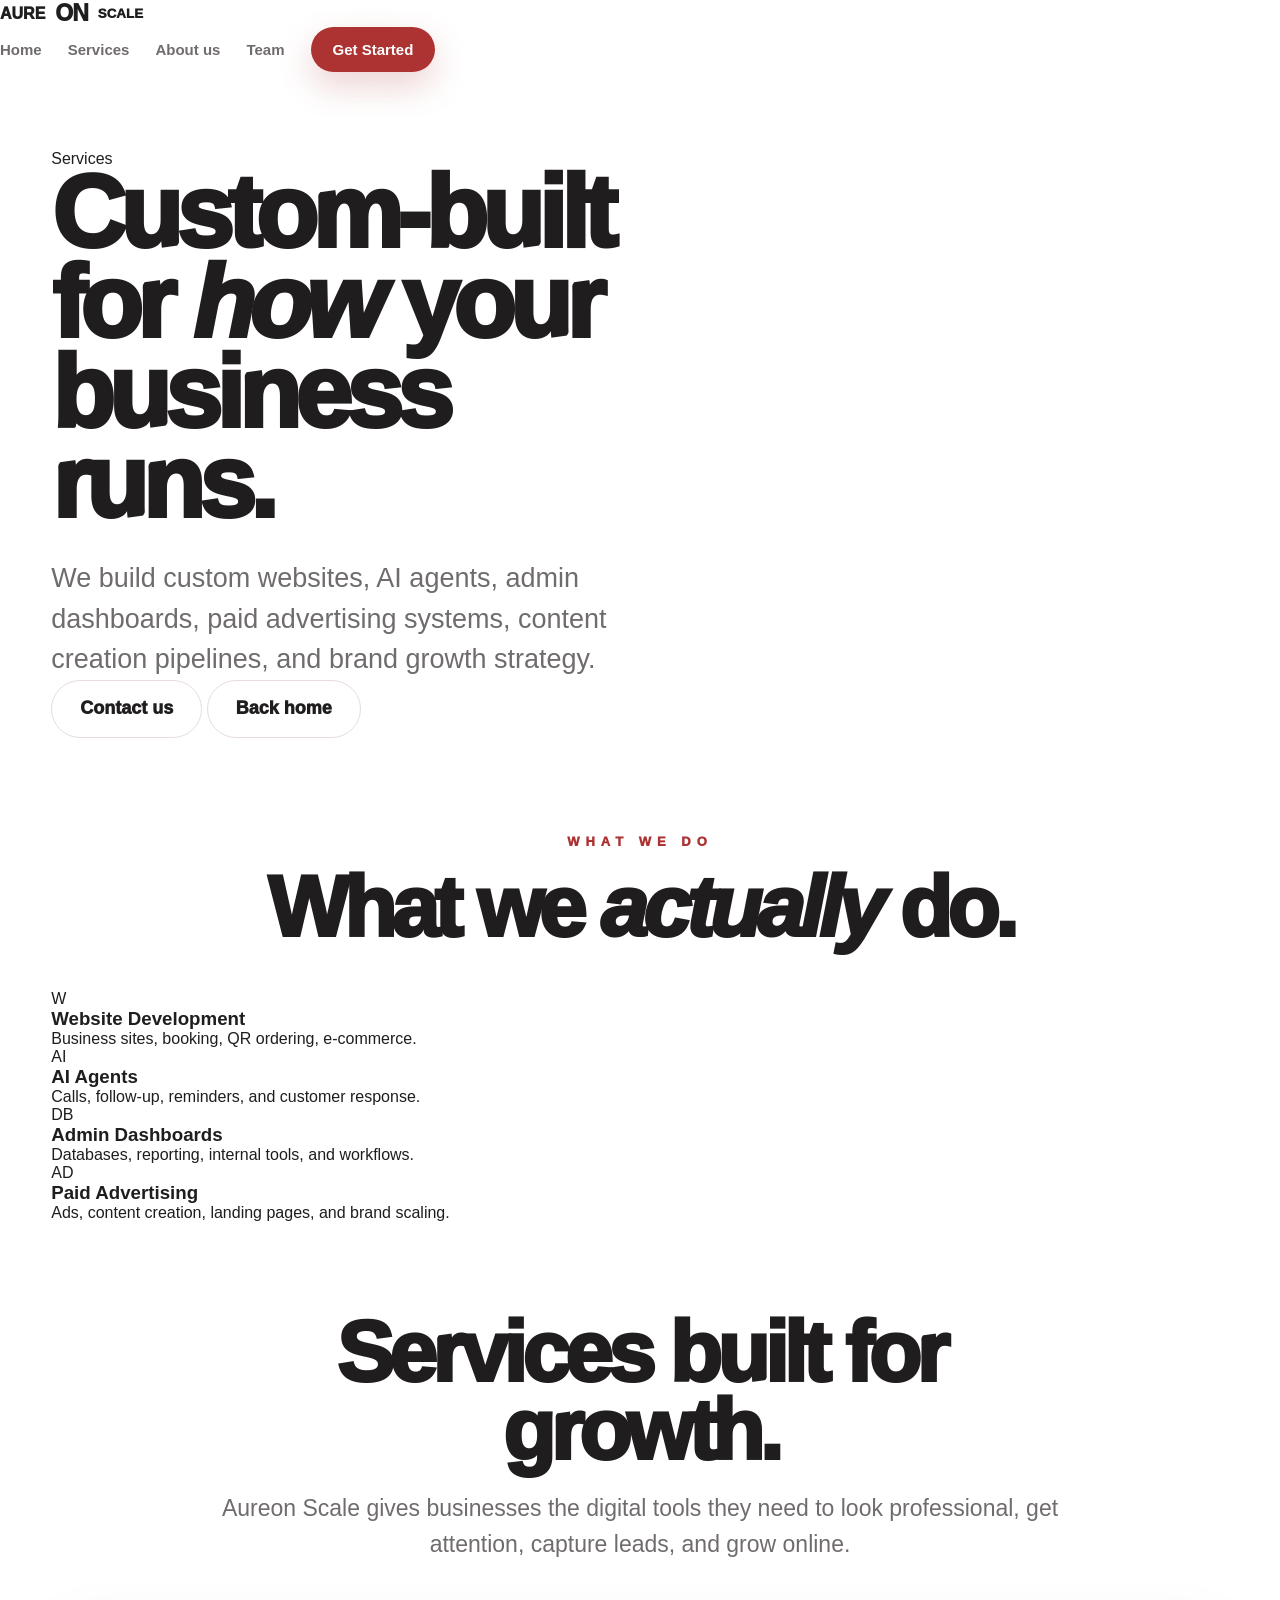
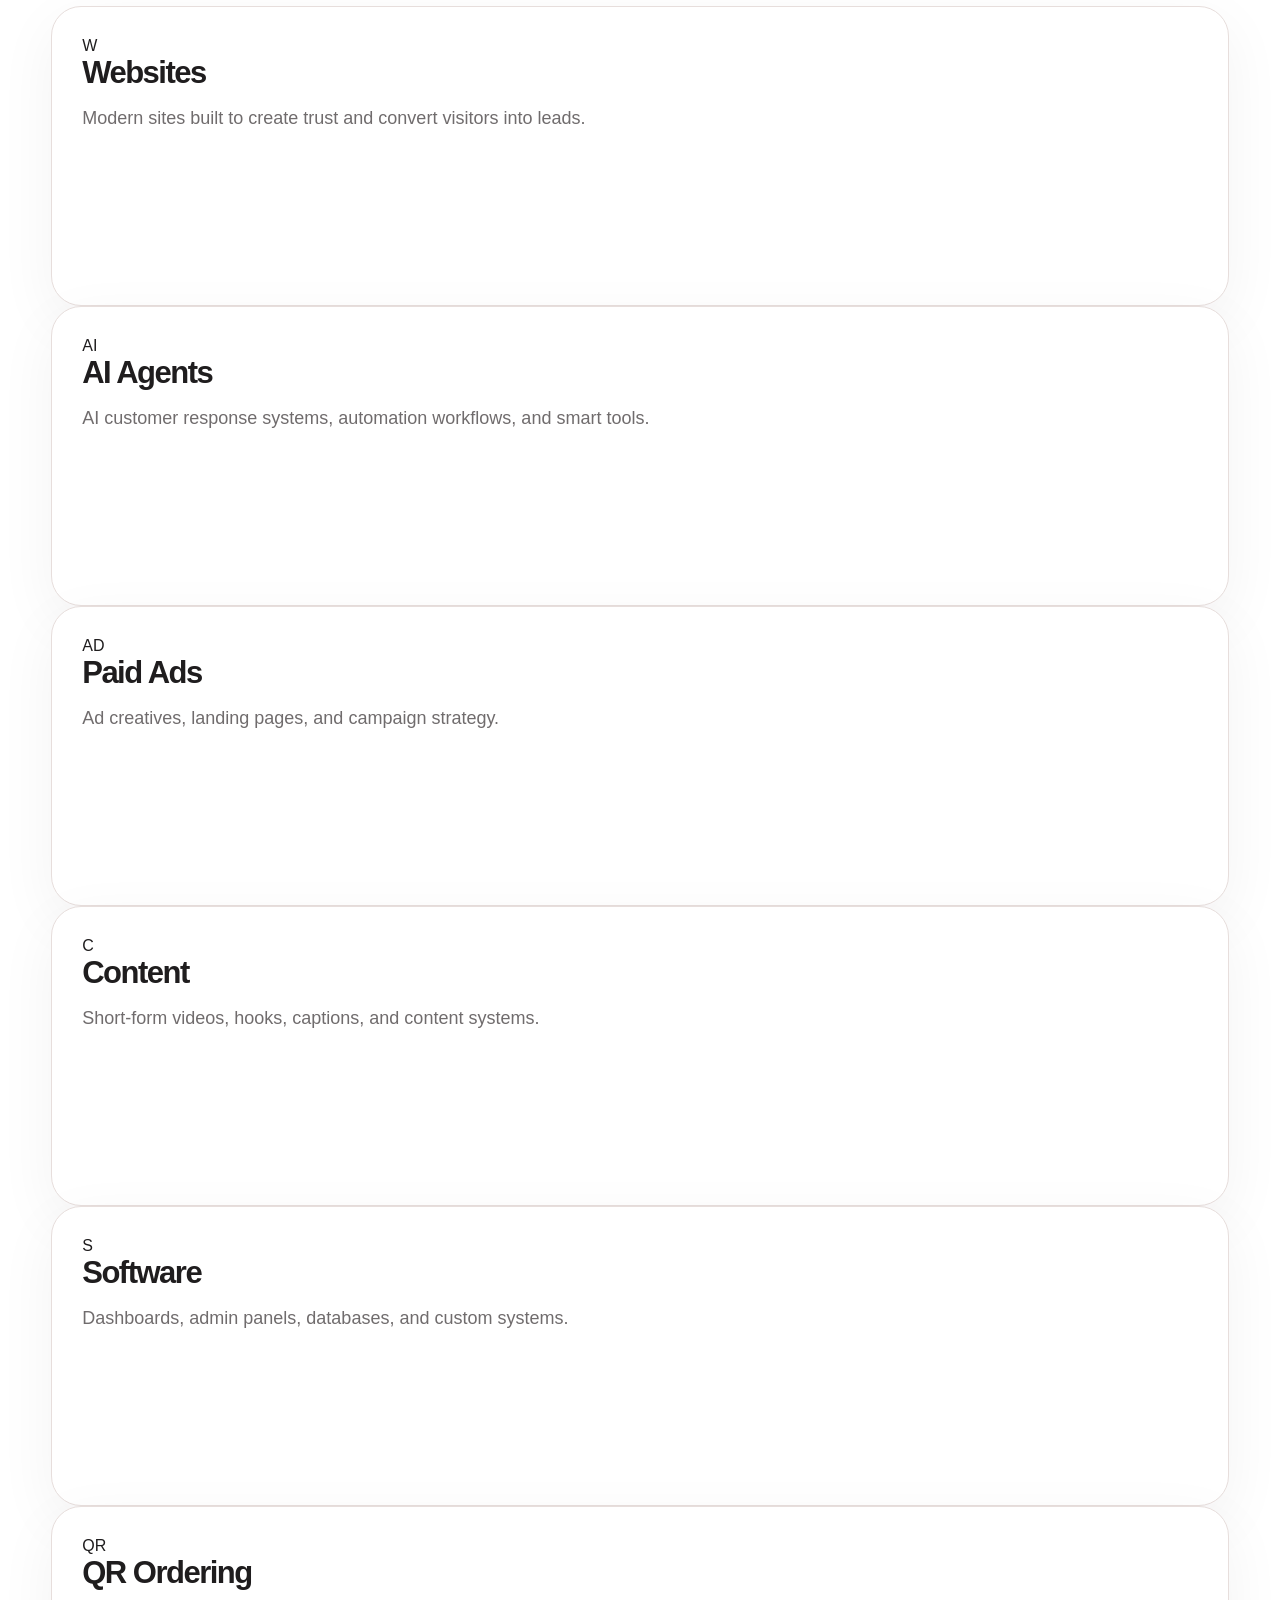
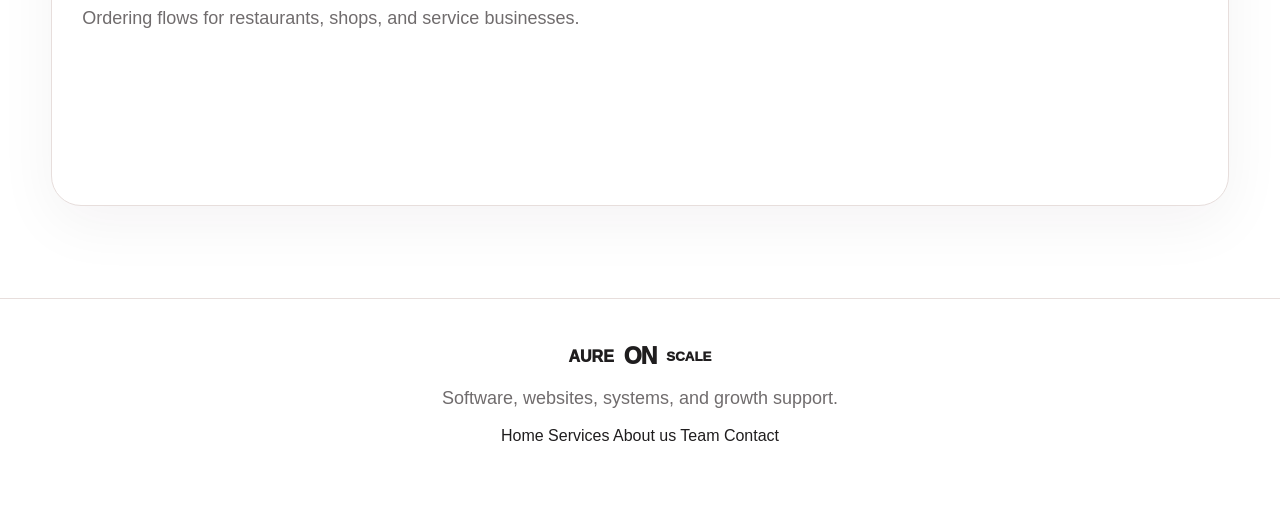
<file: Services.html>
<!DOCTYPE html>
<html lang="en">
<head>
  <meta charset="UTF-8">
  <meta name="viewport" content="width=device-width, initial-scale=1.0">
  <title>Aureon Scale | Services</title>
  <link rel="stylesheet" href="style.css">
</head>
<body>

<header>
  <div class="container">
    <div class="nav">
      <a href="index.html" class="logo">AURE<span>ON</span><small>SCALE</small></a>

      <nav class="desktop-links">
        <a href="index.html">Home</a>
        <a href="services.html">Services</a>
        <a href="about.html">About us</a>
        <a href="team.html">Team</a>
        <a href="contact.html" class="nav-cta">Get Started</a>
      </nav>

      <button class="menu-btn" onclick="openMenu()">
        <div class="menu-lines"><span></span><span></span><span></span></div>
      </button>
    </div>
  </div>
</header>

<div class="mobile-menu" id="mobileMenu">
  <div class="menu-card">
    <div class="menu-top">
      <a href="index.html" class="logo">AURE<span>ON</span></a>
      <button class="close-btn" onclick="closeMenu()">×</button>
    </div>

    <nav class="mobile-links">
      <a href="index.html">Home</a>
      <a href="services.html">Services</a>
      <a href="about.html">About us</a>
      <a href="team.html">Team</a>
      <a href="contact.html">Contact</a>
    </nav>
  </div>
</div>

<main>
  <section class="hero">
    <div class="container">
      <div class="eyebrow"><span class="dot"></span> Services</div>

      <h1>Custom-built for <em>how</em> your business runs.</h1>

      <p class="hero-text">
        We build custom websites, AI agents, admin dashboards, paid advertising systems,
        content creation pipelines, and brand growth strategy.
      </p>

      <div class="buttons">
        <a href="contact.html" class="btn btn-red">Contact us</a>
        <a href="index.html" class="btn btn-white">Back home</a>
      </div>
    </div>
  </section>

  <section class="dark-section">
    <div class="container">
      <div class="section-head center">
        <div class="label">What we do</div>
        <h2>What we <em>actually</em> do.</h2>
      </div>

      <div class="service-list">
        <div class="service-pill">
          <div class="icon">W</div>
          <div>
            <h3>Website Development</h3>
            <p>Business sites, booking, QR ordering, e-commerce.</p>
          </div>
        </div>

        <div class="service-pill">
          <div class="icon">AI</div>
          <div>
            <h3>AI Agents</h3>
            <p>Calls, follow-up, reminders, and customer response.</p>
          </div>
        </div>

        <div class="service-pill">
          <div class="icon">DB</div>
          <div>
            <h3>Admin Dashboards</h3>
            <p>Databases, reporting, internal tools, and workflows.</p>
          </div>
        </div>

        <div class="service-pill">
          <div class="icon">AD</div>
          <div>
            <h3>Paid Advertising</h3>
            <p>Ads, content creation, landing pages, and brand scaling.</p>
          </div>
        </div>
      </div>
    </div>
  </section>

  <section class="section">
    <div class="container">
      <div class="section-head center">
        <h2>Services built for growth.</h2>
        <p>Aureon Scale gives businesses the digital tools they need to look professional, get attention, capture leads, and grow online.</p>
      </div>

      <div class="services-grid">
        <div class="card"><div class="icon">W</div><h3>Websites</h3><p>Modern sites built to create trust and convert visitors into leads.</p></div>
        <div class="card"><div class="icon">AI</div><h3>AI Agents</h3><p>AI customer response systems, automation workflows, and smart tools.</p></div>
        <div class="card"><div class="icon">AD</div><h3>Paid Ads</h3><p>Ad creatives, landing pages, and campaign strategy.</p></div>
        <div class="card"><div class="icon">C</div><h3>Content</h3><p>Short-form videos, hooks, captions, and content systems.</p></div>
        <div class="card"><div class="icon">S</div><h3>Software</h3><p>Dashboards, admin panels, databases, and custom systems.</p></div>
        <div class="card"><div class="icon">QR</div><h3>QR Ordering</h3><p>Ordering flows for restaurants, shops, and service businesses.</p></div>
      </div>
    </div>
  </section>
</main>

<footer>
  <div class="container">
    <div class="logo">AURE<span>ON</span><small>SCALE</small></div>
    <p>Software, websites, systems, and growth support.</p>
    <div class="footer-links">
      <a href="index.html">Home</a>
      <a href="services.html">Services</a>
      <a href="about.html">About us</a>
      <a href="team.html">Team</a>
      <a href="contact.html">Contact</a>
    </div>
  </div>
</footer>

<script>
function openMenu(){document.getElementById("mobileMenu").classList.add("active")}
function closeMenu(){document.getElementById("mobileMenu").classList.remove("active")}
</script>

</body>
</html>
</file>
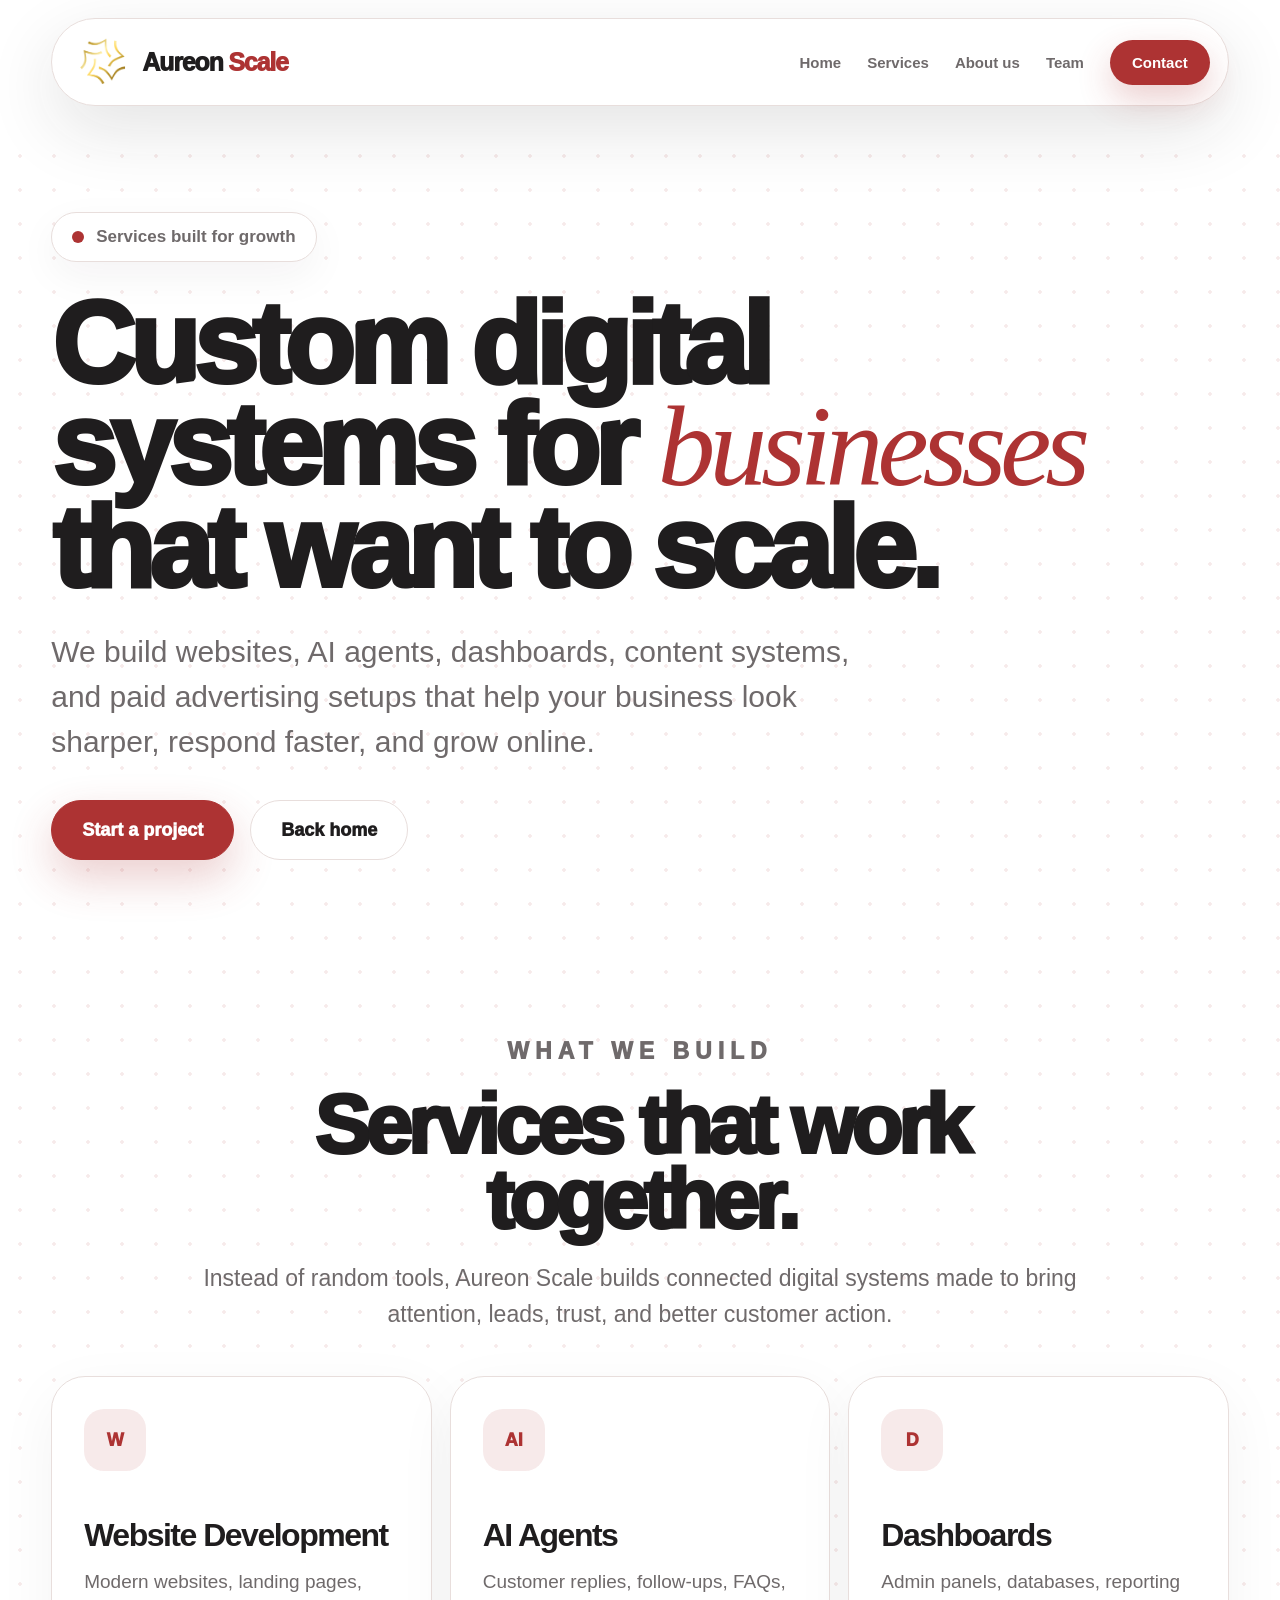
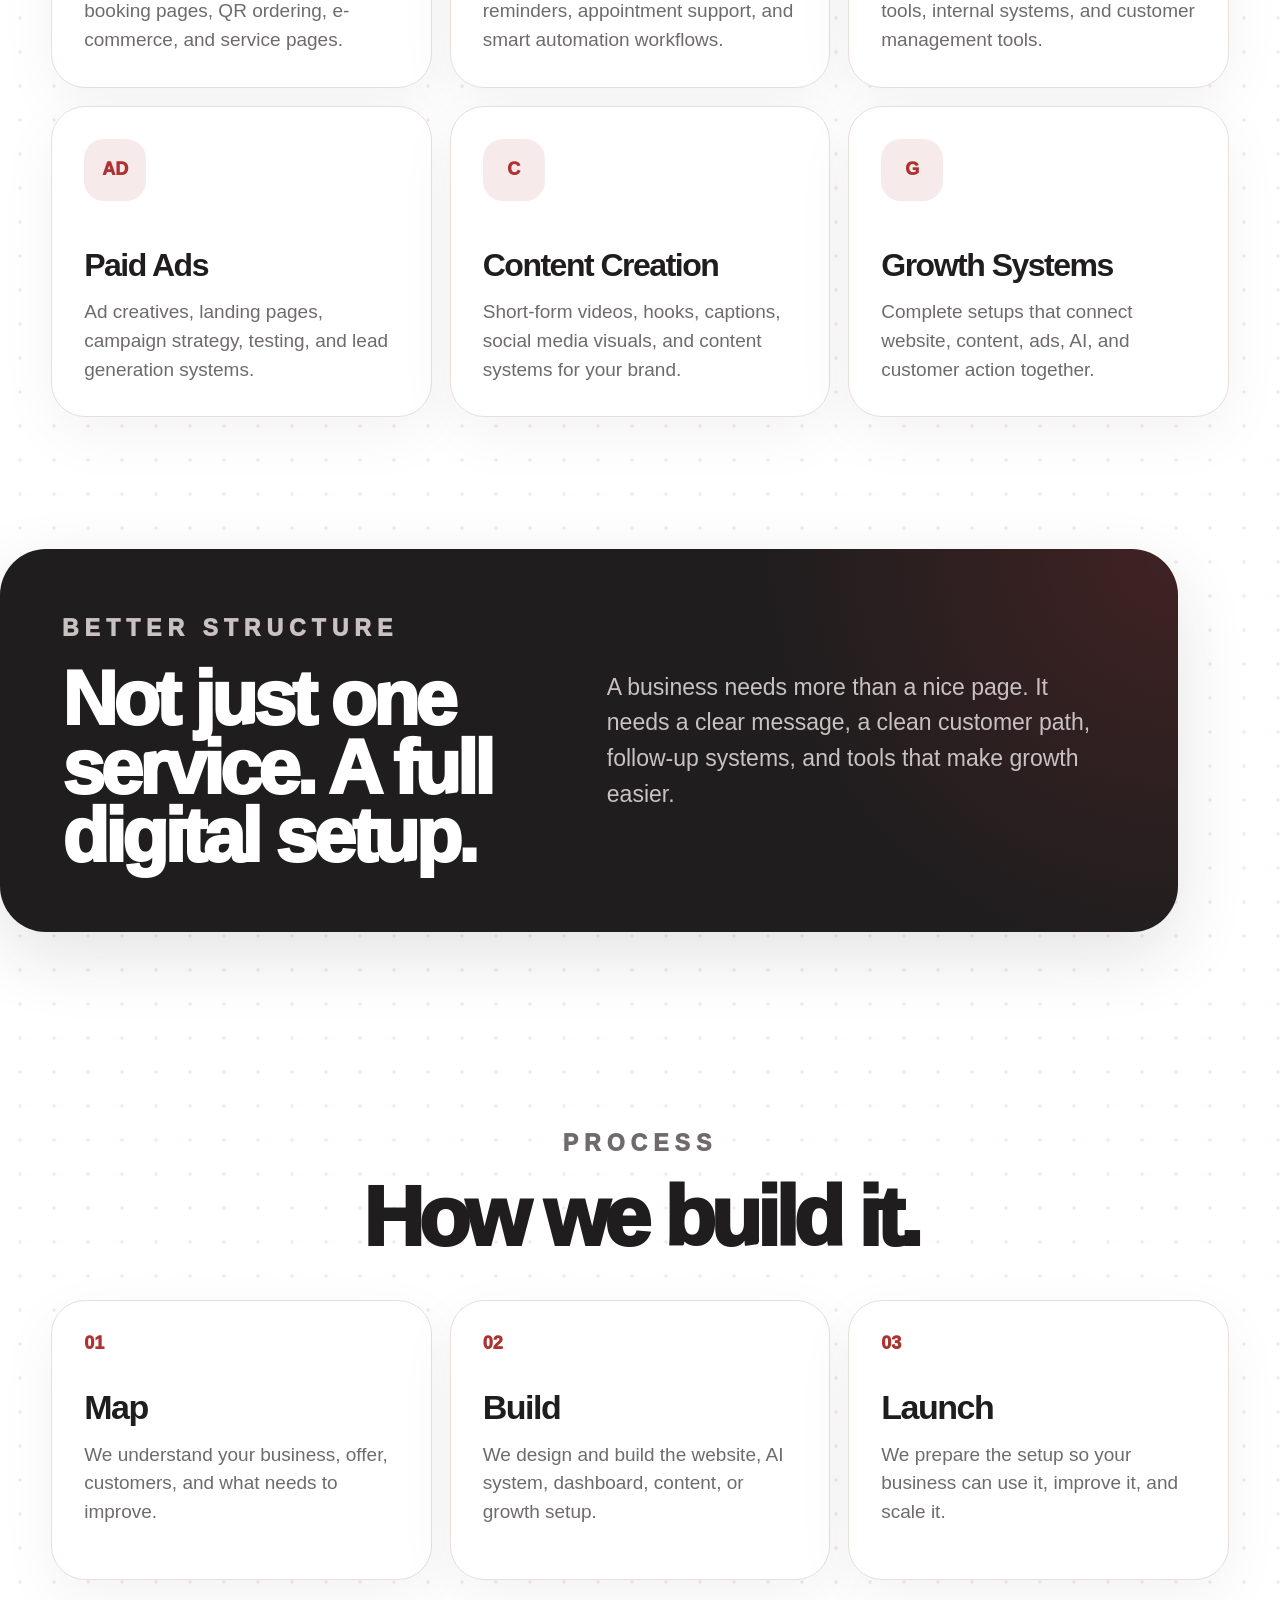
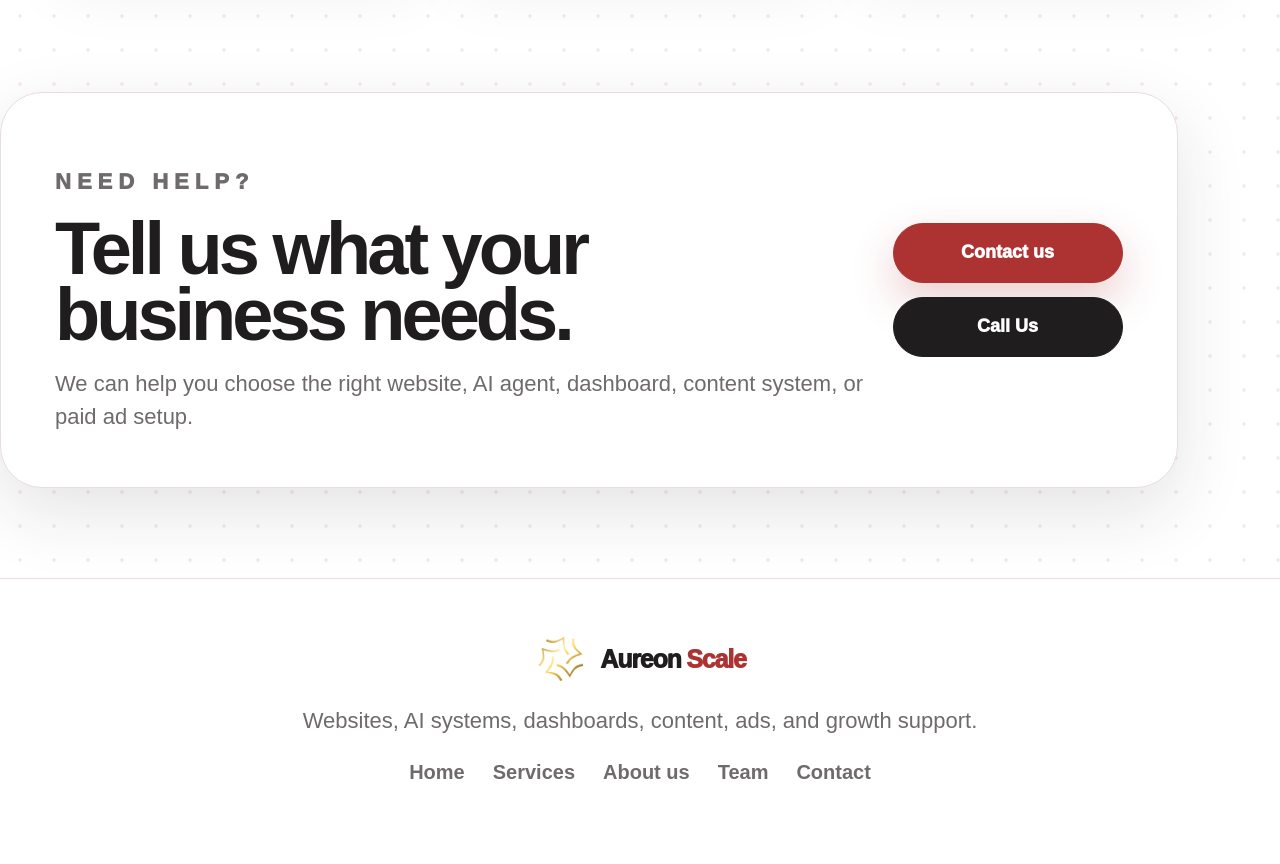
<file: services.html>
<!DOCTYPE html>
<html lang="en">
<head>
  <meta charset="UTF-8" />
  <meta name="viewport" content="width=device-width, initial-scale=1.0" />
  <title>Aureon Scale | Services</title>

  <style>
    :root {
      --black: #1F1D1E;
      --red: #AD3333;
      --white: #FFFFFF;
      --soft: #F8F5F4;
      --gray: #6F6A6B;
      --line: #E8DEDC;
      --shadow: 0 24px 70px rgba(31, 29, 30, 0.12);
    }

    * {
      margin: 0;
      padding: 0;
      box-sizing: border-box;
      font-family: Arial, Helvetica, sans-serif;
    }

    html {
      scroll-behavior: smooth;
    }

    body {
      background:
        radial-gradient(circle at 20px 20px, rgba(173, 51, 51, 0.10) 1.5px, transparent 2px),
        var(--white);
      background-size: 34px 34px;
      color: var(--black);
      overflow-x: hidden;
    }

    a {
      text-decoration: none;
      color: inherit;
    }

    .container {
      width: min(92%, 1180px);
      margin: 0 auto;
    }

    /* NAV */
    header {
      position: sticky;
      top: 0;
      z-index: 1000;
      padding: 18px 0;
      background: rgba(255, 255, 255, 0.92);
      backdrop-filter: blur(18px);
      -webkit-backdrop-filter: blur(18px);
    }

    .nav {
      width: min(92%, 1180px);
      height: 88px;
      margin: auto;
      padding: 0 18px 0 24px;
      background: white;
      border: 1px solid var(--line);
      border-radius: 999px;
      box-shadow: var(--shadow);
      display: flex;
      align-items: center;
      justify-content: space-between;
    }

    .brand {
      display: flex;
      align-items: center;
      gap: 12px;
      white-space: nowrap;
    }

    .brand img {
      width: 54px;
      height: 54px;
      object-fit: contain;
      display: block;
      flex-shrink: 0;
    }

    .brand-text {
      font-size: 25px;
      font-weight: 950;
      letter-spacing: -1.2px;
      color: var(--black);
    }

    .brand-text span {
      color: var(--red);
    }

    .desktop-links {
      display: flex;
      align-items: center;
      gap: 26px;
      font-size: 15px;
      font-weight: 850;
      color: var(--gray);
    }

    .desktop-links a:hover {
      color: var(--black);
    }

    .nav-cta {
      background: var(--red);
      color: white !important;
      padding: 14px 22px;
      border-radius: 999px;
      box-shadow: 0 14px 34px rgba(173, 51, 51, 0.24);
    }

    .menu-btn {
      width: 58px;
      height: 58px;
      border: 1px solid var(--line);
      background: white;
      border-radius: 22px;
      display: none;
      align-items: center;
      justify-content: center;
      flex-direction: column;
      gap: 7px;
      cursor: pointer;
    }

    .menu-btn span {
      width: 32px;
      height: 5px;
      background: var(--black);
      border-radius: 999px;
      display: block;
    }

    .mobile-menu {
      position: fixed;
      inset: 0;
      background: rgba(31, 29, 30, 0.35);
      backdrop-filter: blur(18px);
      -webkit-backdrop-filter: blur(18px);
      z-index: 3000;
      display: none;
      align-items: center;
      justify-content: center;
      padding: 22px;
    }

    .mobile-menu.active {
      display: flex;
    }

    .mobile-card {
      width: min(100%, 540px);
      background: white;
      border-radius: 42px;
      padding: 32px;
      box-shadow: 0 30px 90px rgba(31, 29, 30, 0.24);
    }

    .mobile-top {
      display: flex;
      align-items: center;
      justify-content: space-between;
      margin-bottom: 48px;
    }

    .close-btn {
      border: none;
      background: transparent;
      font-size: 50px;
      line-height: 1;
      cursor: pointer;
      color: var(--black);
    }

    .mobile-links {
      display: grid;
      gap: 22px;
      padding-left: 28px;
      border-left: 4px solid rgba(173, 51, 51, 0.22);
    }

    .mobile-links a {
      font-size: clamp(42px, 12vw, 72px);
      font-weight: 950;
      letter-spacing: -4px;
      line-height: 0.95;
      color: var(--black);
    }

    /* HERO */
    .hero {
      padding: 88px 0 70px;
    }

    .eyebrow {
      display: inline-flex;
      align-items: center;
      gap: 12px;
      background: white;
      border: 1px solid var(--line);
      border-radius: 999px;
      padding: 14px 20px;
      color: var(--gray);
      font-size: 17px;
      font-weight: 900;
      margin-bottom: 32px;
      box-shadow: 0 14px 40px rgba(31, 29, 30, 0.05);
    }

    .eyebrow .dot {
      width: 12px;
      height: 12px;
      background: var(--red);
      border-radius: 50%;
      display: block;
      flex-shrink: 0;
    }

    .hero h1 {
      max-width: 1040px;
      font-size: clamp(58px, 9vw, 116px);
      line-height: 0.88;
      letter-spacing: -6px;
      font-weight: 950;
    }

    .hero h1 em {
      color: var(--red);
      font-family: Georgia, serif;
      font-weight: 500;
    }

    .hero p {
      max-width: 850px;
      margin-top: 30px;
      color: var(--gray);
      font-size: clamp(22px, 2.5vw, 30px);
      line-height: 1.5;
    }

    .buttons {
      display: flex;
      gap: 16px;
      flex-wrap: wrap;
      margin-top: 36px;
    }

    .btn {
      min-height: 60px;
      padding: 18px 30px;
      border-radius: 999px;
      border: 1px solid var(--line);
      display: inline-flex;
      align-items: center;
      justify-content: center;
      font-size: 18px;
      font-weight: 950;
    }

    .btn-red {
      background: var(--red);
      color: white;
      border-color: var(--red);
      box-shadow: 0 18px 44px rgba(173, 51, 51, 0.24);
    }

    .btn-light {
      background: white;
      color: var(--black);
    }

    .btn-dark {
      background: var(--black);
      color: white;
      border-color: var(--black);
    }

    /* SECTIONS */
    .section {
      padding: 82px 0;
    }

    .section-head {
      max-width: 880px;
      margin-bottom: 44px;
    }

    .section-head.center {
      margin-left: auto;
      margin-right: auto;
      text-align: center;
    }

    .mini {
      color: var(--red);
      text-transform: uppercase;
      letter-spacing: 6px;
      font-size: 13px;
      font-weight: 950;
      margin-bottom: 18px;
    }

    .section-head h2 {
      font-size: clamp(44px, 7vw, 84px);
      line-height: 0.9;
      letter-spacing: -5px;
      font-weight: 950;
    }

    .section-head p {
      margin-top: 22px;
      color: var(--gray);
      font-size: 23px;
      line-height: 1.55;
    }

    .services-grid {
      display: grid;
      grid-template-columns: repeat(3, 1fr);
      gap: 18px;
    }

    .service-card {
      background: white;
      border: 1px solid var(--line);
      border-radius: 34px;
      padding: 32px;
      min-height: 310px;
      box-shadow: 0 18px 60px rgba(31, 29, 30, 0.05);
    }

    .service-card .icon {
      width: 62px;
      height: 62px;
      border-radius: 20px;
      background: rgba(173, 51, 51, 0.10);
      color: var(--red);
      display: grid;
      place-items: center;
      font-size: 18px;
      font-weight: 950;
      margin-bottom: 46px;
    }

    .service-card h3 {
      font-size: 32px;
      letter-spacing: -1.5px;
      margin-bottom: 14px;
      color: var(--black);
    }

    .service-card p {
      color: var(--gray);
      font-size: 19px;
      line-height: 1.52;
    }

    .dark-section {
      margin: 50px 0 90px;
      padding: 62px;
      border-radius: 46px;
      background:
        radial-gradient(circle at 100% 0%, rgba(173, 51, 51, 0.24), transparent 34%),
        var(--black);
      color: white;
      display: grid;
      grid-template-columns: 1fr 1fr;
      gap: 36px;
      align-items: center;
      box-shadow: var(--shadow);
    }

    .dark-section h2 {
      font-size: clamp(42px, 6vw, 76px);
      line-height: 0.9;
      letter-spacing: -4px;
      font-weight: 950;
    }

    .dark-section p {
      color: #C9C1C2;
      font-size: 23px;
      line-height: 1.55;
    }

    .process-grid {
      display: grid;
      grid-template-columns: repeat(3, 1fr);
      gap: 18px;
    }

    .process-card {
      background: white;
      border: 1px solid var(--line);
      border-radius: 34px;
      padding: 32px;
      min-height: 280px;
      box-shadow: 0 18px 60px rgba(31, 29, 30, 0.05);
    }

    .process-card span {
      color: var(--red);
      font-weight: 950;
      font-size: 18px;
    }

    .process-card h3 {
      margin-top: 34px;
      font-size: 34px;
      letter-spacing: -1.5px;
    }

    .process-card p {
      margin-top: 14px;
      color: var(--gray);
      font-size: 19px;
      line-height: 1.52;
    }

    .cta {
      margin: 30px 0 90px;
      padding: 54px;
      border-radius: 42px;
      background: white;
      border: 1px solid var(--line);
      box-shadow: var(--shadow);
      display: grid;
      grid-template-columns: 1fr auto;
      gap: 28px;
      align-items: center;
    }

    .cta h2 {
      font-size: clamp(40px, 6vw, 74px);
      line-height: 0.9;
      letter-spacing: -4px;
    }

    .cta p {
      margin-top: 18px;
      color: var(--gray);
      font-size: 22px;
      line-height: 1.5;
    }

    .cta-actions {
      display: grid;
      gap: 14px;
      min-width: 230px;
    }

    /* FOOTER */
    footer {
      border-top: 1px solid var(--line);
      background: white;
      padding: 54px 4% 80px;
      text-align: center;
    }

    .footer-brand {
      justify-content: center;
    }

    footer p {
      margin: 18px auto 24px;
      color: var(--gray);
      font-size: 22px;
      line-height: 1.45;
      max-width: 760px;
    }

    footer nav {
      display: flex;
      justify-content: center;
      gap: 28px;
      flex-wrap: wrap;
      color: var(--gray);
      font-size: 20px;
      font-weight: 850;
    }

    /* MOBILE */
    @media (max-width: 980px) {
      .desktop-links {
        display: none;
      }

      .menu-btn {
        display: flex;
      }

      .services-grid,
      .process-grid,
      .dark-section,
      .cta {
        grid-template-columns: 1fr;
      }
    }

    @media (max-width: 620px) {
      header {
        padding: 12px 0;
      }

      .nav {
        width: 92%;
        height: 76px;
        padding: 0 14px 0 18px;
      }

      .brand img {
        width: 46px;
        height: 46px;
      }

      .brand-text {
        font-size: 20px;
        letter-spacing: -0.8px;
      }

      .menu-btn {
        width: 56px;
        height: 56px;
      }

      .menu-btn span {
        width: 31px;
      }

      .hero {
        padding: 56px 0 54px;
      }

      .hero h1 {
        font-size: clamp(48px, 15vw, 72px);
        letter-spacing: -4px;
      }

      .hero p {
        font-size: 21px;
      }

      .buttons {
        flex-direction: column;
      }

      .btn {
        width: 100%;
      }

      .section {
        padding: 64px 0;
      }

      .service-card,
      .process-card {
        min-height: auto;
        padding: 28px;
      }

      .dark-section,
      .cta {
        padding: 30px;
        border-radius: 34px;
      }

      .dark-section h2,
      .cta h2,
      .section-head h2 {
        letter-spacing: -3px;
      }

      footer nav {
        gap: 22px;
        font-size: 18px;
      }
    }
  </style>
</head>

<body>
  <header>
    <div class="nav">
      <a href="index.html" class="brand">
        <img src="aureon-symol.png.png" alt="Aureon Scale logo">
        <div class="brand-text">Aureon <span>Scale</span></div>
      </a>

      <nav class="desktop-links">
        <a href="index.html">Home</a>
        <a href="services.html">Services</a>
        <a href="about.html">About us</a>
        <a href="team.html">Team</a>
        <a href="contact.html" class="nav-cta">Contact</a>
      </nav>

      <button class="menu-btn" onclick="openMenu()" aria-label="Open menu">
        <span></span>
        <span></span>
        <span></span>
      </button>
    </div>
  </header>

  <div class="mobile-menu" id="mobileMenu">
    <div class="mobile-card">
      <div class="mobile-top">
        <a href="index.html" class="brand">
          <img src="aureon-symol.png.png" alt="Aureon Scale logo">
          <div class="brand-text">Aureon <span>Scale</span></div>
        </a>
        <button class="close-btn" onclick="closeMenu()">×</button>
      </div>

      <nav class="mobile-links">
        <a href="index.html">Home</a>
        <a href="services.html">Services</a>
        <a href="about.html">About us</a>
        <a href="team.html">Team</a>
        <a href="contact.html">Contact</a>
      </nav>
    </div>
  </div>

  <main>
    <section class="hero container">
      <div class="eyebrow">
        <span class="dot"></span>
        Services built for growth
      </div>

      <h1>Custom digital systems for <em>businesses</em> that want to scale.</h1>

      <p>
        We build websites, AI agents, dashboards, content systems, and paid advertising
        setups that help your business look sharper, respond faster, and grow online.
      </p>

      <div class="buttons">
        <a href="contact.html" class="btn btn-red">Start a project</a>
        <a href="index.html" class="btn btn-light">Back home</a>
      </div>
    </section>

    <section class="section container">
      <div class="section-head center">
        <p class="mini">What we build</p>
        <h2>Services that work together.</h2>
        <p>
          Instead of random tools, Aureon Scale builds connected digital systems
          made to bring attention, leads, trust, and better customer action.
        </p>
      </div>

      <div class="services-grid">
        <article class="service-card">
          <div class="icon">W</div>
          <h3>Website Development</h3>
          <p>Modern websites, landing pages, booking pages, QR ordering, e-commerce, and service pages.</p>
        </article>

        <article class="service-card">
          <div class="icon">AI</div>
          <h3>AI Agents</h3>
          <p>Customer replies, follow-ups, FAQs, reminders, appointment support, and smart automation workflows.</p>
        </article>

        <article class="service-card">
          <div class="icon">D</div>
          <h3>Dashboards</h3>
          <p>Admin panels, databases, reporting tools, internal systems, and customer management tools.</p>
        </article>

        <article class="service-card">
          <div class="icon">AD</div>
          <h3>Paid Ads</h3>
          <p>Ad creatives, landing pages, campaign strategy, testing, and lead generation systems.</p>
        </article>

        <article class="service-card">
          <div class="icon">C</div>
          <h3>Content Creation</h3>
          <p>Short-form videos, hooks, captions, social media visuals, and content systems for your brand.</p>
        </article>

        <article class="service-card">
          <div class="icon">G</div>
          <h3>Growth Systems</h3>
          <p>Complete setups that connect website, content, ads, AI, and customer action together.</p>
        </article>
      </div>
    </section>

    <section class="dark-section container">
      <div>
        <p class="mini">Better structure</p>
        <h2>Not just one service. A full digital setup.</h2>
      </div>

      <p>
        A business needs more than a nice page. It needs a clear message,
        a clean customer path, follow-up systems, and tools that make growth easier.
      </p>
    </section>

    <section class="section container">
      <div class="section-head center">
        <p class="mini">Process</p>
        <h2>How we build it.</h2>
      </div>

      <div class="process-grid">
        <article class="process-card">
          <span>01</span>
          <h3>Map</h3>
          <p>We understand your business, offer, customers, and what needs to improve.</p>
        </article>

        <article class="process-card">
          <span>02</span>
          <h3>Build</h3>
          <p>We design and build the website, AI system, dashboard, content, or growth setup.</p>
        </article>

        <article class="process-card">
          <span>03</span>
          <h3>Launch</h3>
          <p>We prepare the setup so your business can use it, improve it, and scale it.</p>
        </article>
      </div>
    </section>

    <section class="cta container">
      <div>
        <p class="mini">Need help?</p>
        <h2>Tell us what your business needs.</h2>
        <p>
          We can help you choose the right website, AI agent, dashboard,
          content system, or paid ad setup.
        </p>
      </div>

      <div class="cta-actions">
        <a href="contact.html" class="btn btn-red">Contact us</a>
        <a href="tel:+16199667654" class="btn btn-dark">Call Us</a>
      </div>
    </section>
  </main>

  <footer>
    <a href="index.html" class="brand footer-brand">
      <img src="aureon-symol.png.png" alt="Aureon Scale logo">
      <div class="brand-text">Aureon <span>Scale</span></div>
    </a>

    <p>Websites, AI systems, dashboards, content, ads, and growth support.</p>

    <nav>
      <a href="index.html">Home</a>
      <a href="services.html">Services</a>
      <a href="about.html">About us</a>
      <a href="team.html">Team</a>
      <a href="contact.html">Contact</a>
    </nav>
  </footer>

  <script>
    function openMenu() {
      document.getElementById("mobileMenu").classList.add("active");
      document.body.style.overflow = "hidden";
    }

    function closeMenu() {
      document.getElementById("mobileMenu").classList.remove("active");
      document.body.style.overflow = "auto";
    }
  </script>
</body>
</html>
</file>
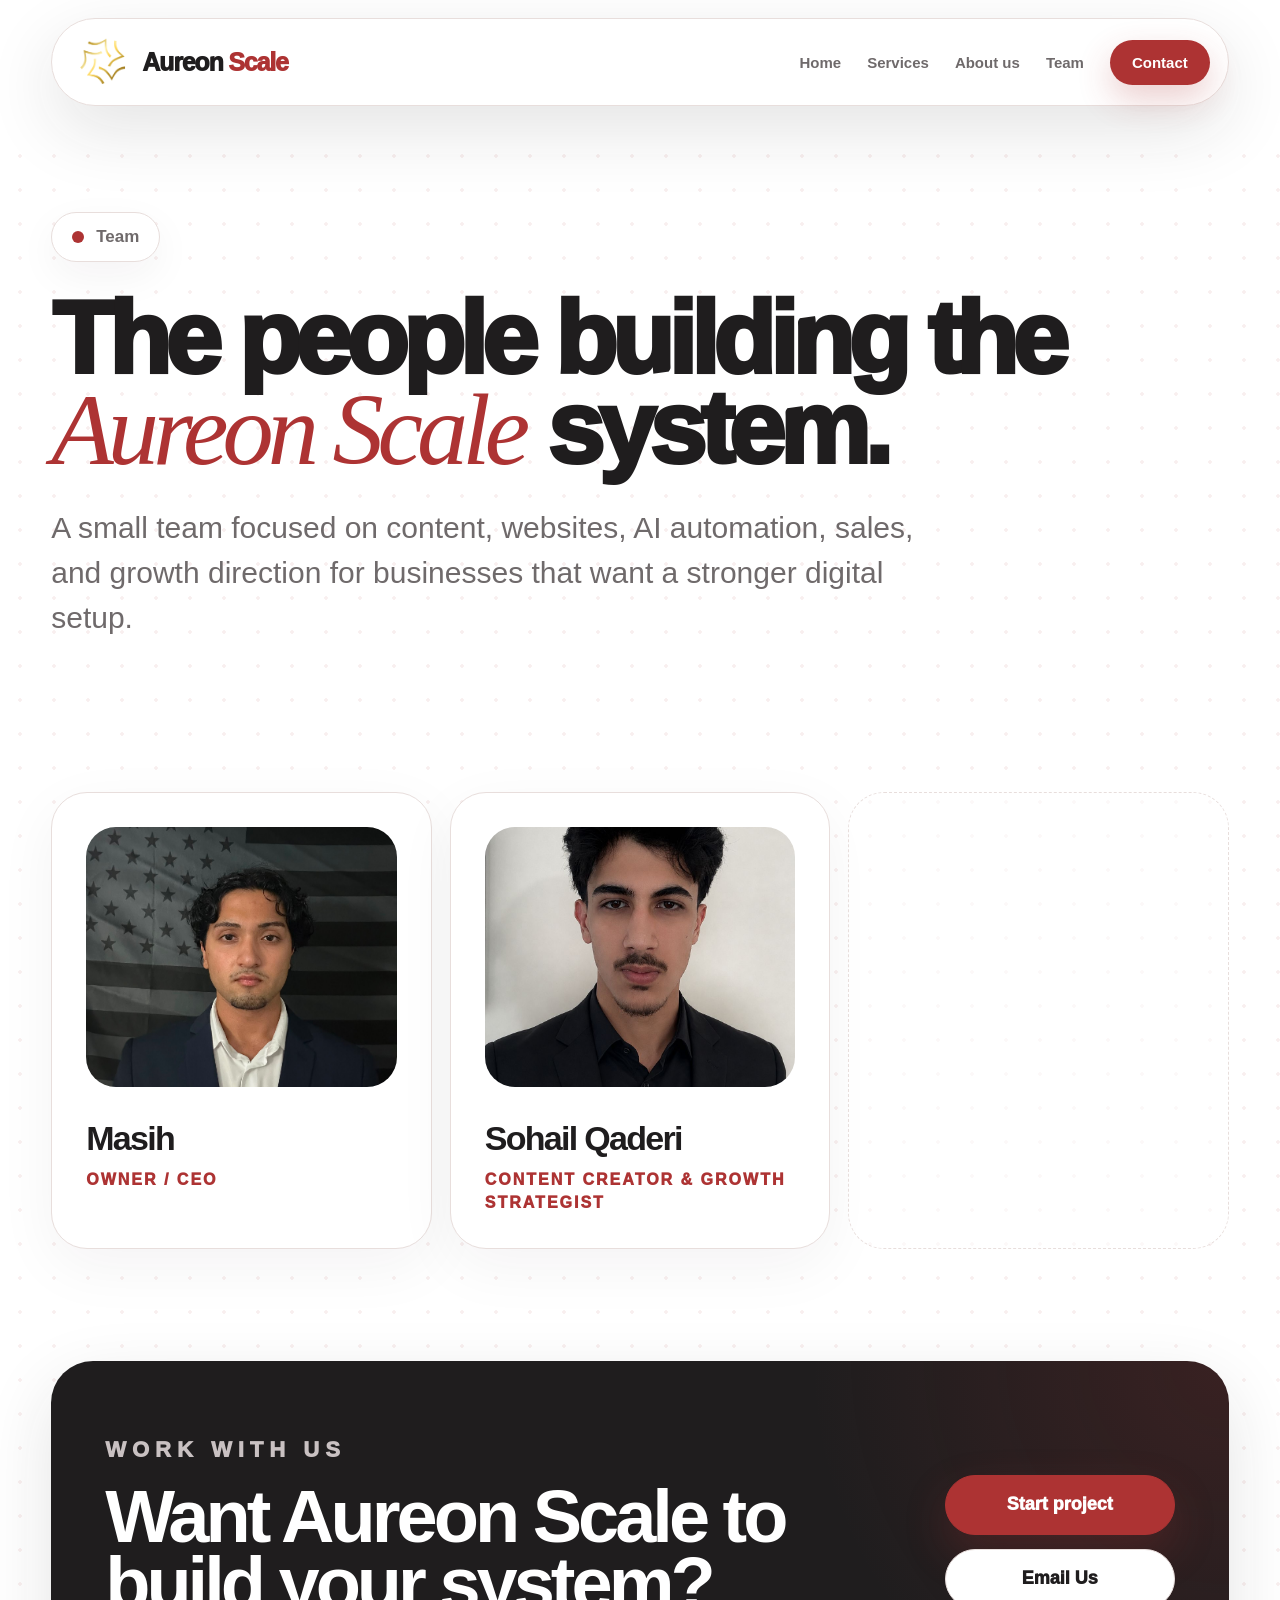
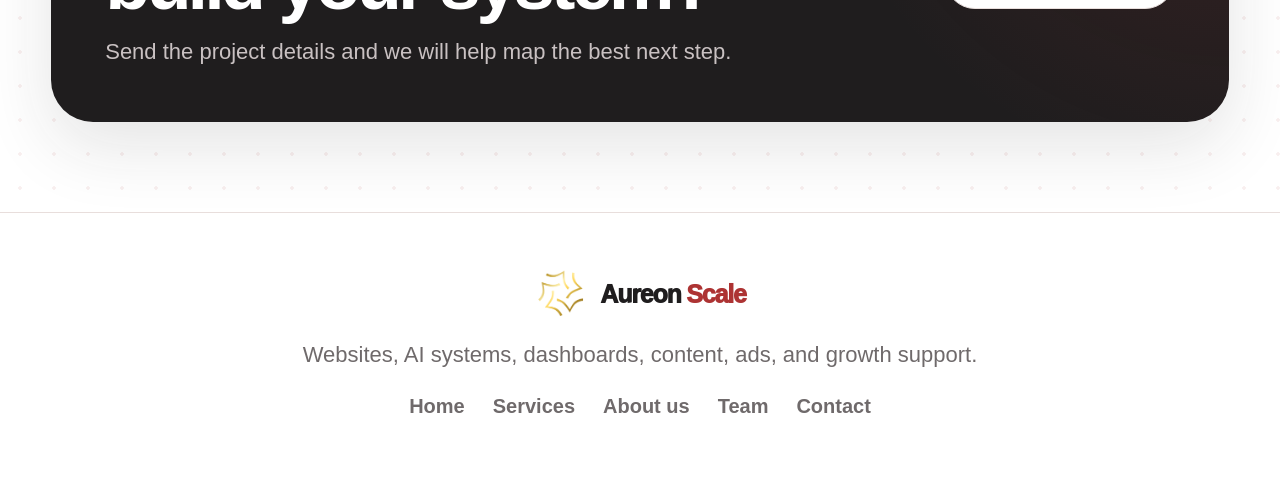
<file: team.html>
<!DOCTYPE html>
<html lang="en">
<head>
  <meta charset="UTF-8" />
  <meta name="viewport" content="width=device-width, initial-scale=1.0" />
  <title>Aureon Scale | Team</title>

  <style>
    :root {
      --black: #1F1D1E;
      --red: #AD3333;
      --white: #FFFFFF;
      --gray: #6F6A6B;
      --line: #E8DEDC;
      --soft: #F8F5F4;
      --shadow: 0 24px 70px rgba(31, 29, 30, 0.12);
    }

    * {
      margin: 0;
      padding: 0;
      box-sizing: border-box;
      font-family: Arial, Helvetica, sans-serif;
    }

    html {
      scroll-behavior: smooth;
    }

    body {
      background:
        radial-gradient(circle at 20px 20px, rgba(173, 51, 51, 0.08) 1.5px, transparent 2px),
        var(--white);
      background-size: 34px 34px;
      color: var(--black);
      overflow-x: hidden;
    }

    a {
      color: inherit;
      text-decoration: none;
    }

    .container {
      width: min(92%, 1180px);
      margin: 0 auto;
    }

    header {
      position: sticky;
      top: 0;
      z-index: 1000;
      padding: 18px 0;
      background: rgba(255, 255, 255, 0.92);
      backdrop-filter: blur(18px);
      -webkit-backdrop-filter: blur(18px);
    }

    .nav {
      width: min(92%, 1180px);
      height: 88px;
      margin: auto;
      padding: 0 18px 0 24px;
      background: white;
      border: 1px solid var(--line);
      border-radius: 999px;
      box-shadow: var(--shadow);
      display: flex;
      align-items: center;
      justify-content: space-between;
    }

    .brand {
      display: flex;
      align-items: center;
      gap: 12px;
      white-space: nowrap;
    }

    .brand img {
      width: 54px;
      height: 54px;
      object-fit: contain;
      display: block;
      flex-shrink: 0;
    }

    .brand-text {
      font-size: 25px;
      font-weight: 950;
      letter-spacing: -1.2px;
      color: var(--black);
    }

    .brand-text span {
      color: var(--red);
    }

    .desktop-links {
      display: flex;
      align-items: center;
      gap: 26px;
      font-size: 15px;
      font-weight: 850;
      color: var(--gray);
    }

    .desktop-links a:hover {
      color: var(--black);
    }

    .nav-cta {
      background: var(--red);
      color: white !important;
      padding: 14px 22px;
      border-radius: 999px;
      box-shadow: 0 14px 34px rgba(173, 51, 51, 0.24);
    }

    .menu-btn {
      width: 58px;
      height: 58px;
      border: 1px solid var(--line);
      background: white;
      border-radius: 22px;
      display: none;
      align-items: center;
      justify-content: center;
      flex-direction: column;
      gap: 7px;
      cursor: pointer;
    }

    .menu-btn span {
      width: 32px;
      height: 5px;
      background: var(--black);
      border-radius: 999px;
      display: block;
    }

    .mobile-menu {
      position: fixed;
      inset: 0;
      background: rgba(31, 29, 30, 0.35);
      backdrop-filter: blur(18px);
      -webkit-backdrop-filter: blur(18px);
      z-index: 3000;
      display: none;
      align-items: center;
      justify-content: center;
      padding: 22px;
    }

    .mobile-menu.active {
      display: flex;
    }

    .mobile-card {
      width: min(100%, 540px);
      background: white;
      border-radius: 42px;
      padding: 32px;
      box-shadow: 0 30px 90px rgba(31, 29, 30, 0.24);
    }

    .mobile-top {
      display: flex;
      align-items: center;
      justify-content: space-between;
      margin-bottom: 48px;
    }

    .close-btn {
      border: none;
      background: transparent;
      font-size: 50px;
      line-height: 1;
      cursor: pointer;
      color: var(--black);
    }

    .mobile-links {
      display: grid;
      gap: 22px;
      padding-left: 28px;
      border-left: 4px solid rgba(173, 51, 51, 0.22);
    }

    .mobile-links a {
      font-size: clamp(42px, 12vw, 72px);
      font-weight: 950;
      letter-spacing: -4px;
      line-height: 0.95;
      color: var(--black);
    }

    .hero {
      padding: 88px 0 70px;
    }

    .eyebrow {
      display: inline-flex;
      align-items: center;
      gap: 12px;
      background: white;
      border: 1px solid var(--line);
      border-radius: 999px;
      padding: 14px 20px;
      color: var(--gray);
      font-size: 17px;
      font-weight: 900;
      margin-bottom: 32px;
      box-shadow: 0 14px 40px rgba(31, 29, 30, 0.05);
    }

    .eyebrow .dot {
      width: 12px;
      height: 12px;
      background: var(--red);
      border-radius: 50%;
      display: block;
    }

    .hero h1 {
      max-width: 1080px;
      font-size: clamp(54px, 8vw, 108px);
      line-height: 0.88;
      letter-spacing: -6px;
      font-weight: 950;
    }

    .hero h1 em {
      color: var(--red);
      font-family: Georgia, serif;
      font-weight: 500;
    }

    .hero p {
      max-width: 900px;
      margin-top: 30px;
      color: var(--gray);
      font-size: clamp(22px, 2.5vw, 30px);
      line-height: 1.5;
    }

    .section {
      padding: 82px 0;
    }

    .team-grid {
      display: grid;
      grid-template-columns: repeat(3, 1fr);
      gap: 18px;
    }

    .team-card {
      background: white;
      border: 1px solid var(--line);
      border-radius: 36px;
      padding: 34px;
      min-height: 390px;
      box-shadow: 0 18px 60px rgba(31, 29, 30, 0.05);
      display: flex;
      flex-direction: column;
      justify-content: flex-start;
    }

    .team-card.open-spot {
      background: rgba(255, 255, 255, 0.55);
      border: 1px dashed var(--line);
      box-shadow: none;
    }

    .team-photo {
      width: 100%;
      height: 260px;
      border-radius: 30px;
      background-color: rgba(173, 51, 51, 0.10);
      background-size: cover;
      background-position: center;
      background-repeat: no-repeat;
      margin-bottom: 34px;
      overflow: hidden;
      display: block;
    }

    .photo-masih {
      background-image: url("masih.jpg");
    }

    .photo-sohail {
      background-image: url("sohail.jpg");
    }

    .team-card h3 {
      font-size: 34px;
      line-height: 1;
      letter-spacing: -1.7px;
      margin-bottom: 14px;
    }

    .team-role {
      color: var(--red);
      font-size: 16px;
      font-weight: 950;
      text-transform: uppercase;
      letter-spacing: 2px;
      line-height: 1.4;
    }

    .cta {
      margin: 30px auto 90px;
      padding: 54px;
      border-radius: 42px;
      background:
        radial-gradient(circle at 100% 0%, rgba(173, 51, 51, 0.18), transparent 34%),
        var(--black);
      color: white;
      box-shadow: var(--shadow);
      display: grid;
      grid-template-columns: 1fr auto;
      gap: 28px;
      align-items: center;
    }

    .mini {
      color: #F1C7C7;
      text-transform: uppercase;
      letter-spacing: 6px;
      font-size: 13px;
      font-weight: 950;
      margin-bottom: 18px;
    }

    .cta h2 {
      font-size: clamp(40px, 6vw, 74px);
      line-height: 0.9;
      letter-spacing: -4px;
    }

    .cta p {
      margin-top: 18px;
      color: #C9C1C2;
      font-size: 22px;
      line-height: 1.5;
    }

    .cta-actions {
      display: grid;
      gap: 14px;
      min-width: 230px;
    }

    .btn {
      min-height: 60px;
      padding: 18px 30px;
      border-radius: 999px;
      border: 1px solid var(--line);
      display: inline-flex;
      align-items: center;
      justify-content: center;
      font-size: 18px;
      font-weight: 950;
      text-align: center;
    }

    .btn-red {
      background: var(--red);
      color: white;
      border-color: var(--red);
      box-shadow: 0 18px 44px rgba(173, 51, 51, 0.24);
    }

    .btn-light {
      background: white;
      color: var(--black);
    }

    footer {
      border-top: 1px solid var(--line);
      background: white;
      padding: 54px 4% 80px;
      text-align: center;
    }

    .footer-brand {
      justify-content: center;
    }

    footer p {
      margin: 18px auto 24px;
      color: var(--gray);
      font-size: 22px;
      line-height: 1.45;
      max-width: 760px;
    }

    footer nav {
      display: flex;
      justify-content: center;
      gap: 28px;
      flex-wrap: wrap;
      color: var(--gray);
      font-size: 20px;
      font-weight: 850;
    }

    @media (max-width: 980px) {
      .desktop-links {
        display: none;
      }

      .menu-btn {
        display: flex;
      }

      .team-grid,
      .cta {
        grid-template-columns: 1fr;
      }
    }

    @media (max-width: 620px) {
      header {
        padding: 12px 0;
      }

      .nav {
        width: 92%;
        height: 76px;
        padding: 0 14px 0 18px;
      }

      .brand img {
        width: 46px;
        height: 46px;
      }

      .brand-text {
        font-size: 20px;
        letter-spacing: -0.8px;
      }

      .menu-btn {
        width: 56px;
        height: 56px;
      }

      .menu-btn span {
        width: 31px;
      }

      .hero {
        padding: 56px 0 54px;
      }

      .hero h1 {
        font-size: clamp(48px, 15vw, 72px);
        letter-spacing: -4px;
      }

      .hero p {
        font-size: 21px;
      }

      .section {
        padding: 64px 0;
      }

      .team-card {
        min-height: auto;
        padding: 30px;
        border-radius: 34px;
      }

      .team-card.open-spot {
        min-height: 360px;
      }

      .team-photo {
        height: 330px;
        border-radius: 30px;
        margin-bottom: 34px;
      }

      .cta {
        padding: 30px;
        border-radius: 34px;
      }

      .cta h2 {
        letter-spacing: -3px;
      }

      .btn {
        width: 100%;
      }

      footer nav {
        gap: 22px;
        font-size: 18px;
      }
    }
  </style>
</head>

<body>
  <header>
    <div class="nav">
      <a href="index.html" class="brand">
        <img src="aureon-symol.png.png" alt="Aureon Scale logo">
        <div class="brand-text">Aureon <span>Scale</span></div>
      </a>

      <nav class="desktop-links">
        <a href="index.html">Home</a>
        <a href="services.html">Services</a>
        <a href="about.html">About us</a>
        <a href="team.html">Team</a>
        <a href="contact.html" class="nav-cta">Contact</a>
      </nav>

      <button class="menu-btn" onclick="openMenu()" aria-label="Open menu">
        <span></span>
        <span></span>
        <span></span>
      </button>
    </div>
  </header>

  <div class="mobile-menu" id="mobileMenu">
    <div class="mobile-card">
      <div class="mobile-top">
        <a href="index.html" class="brand">
          <img src="aureon-symol.png.png" alt="Aureon Scale logo">
          <div class="brand-text">Aureon <span>Scale</span></div>
        </a>
        <button class="close-btn" onclick="closeMenu()">×</button>
      </div>

      <nav class="mobile-links">
        <a href="index.html">Home</a>
        <a href="services.html">Services</a>
        <a href="about.html">About us</a>
        <a href="team.html">Team</a>
        <a href="contact.html">Contact</a>
      </nav>
    </div>
  </div>

  <main>
    <section class="hero container">
      <div class="eyebrow">
        <span class="dot"></span>
        Team
      </div>

      <h1>The people building the <em>Aureon Scale</em> system.</h1>

      <p>
        A small team focused on content, websites, AI automation, sales,
        and growth direction for businesses that want a stronger digital setup.
      </p>
    </section>

    <section class="section container">
      <div class="team-grid">
        <article class="team-card">
          <div class="team-photo photo-masih"></div>
          <h3>Masih</h3>
          <div class="team-role">Owner / CEO</div>
        </article>

        <article class="team-card">
          <div class="team-photo photo-sohail"></div>
          <h3>Sohail Qaderi</h3>
          <div class="team-role">Content Creator & Growth Strategist</div>
        </article>

        <article class="team-card open-spot"></article>
      </div>
    </section>

    <section class="cta container">
      <div>
        <p class="mini">Work with us</p>
        <h2>Want Aureon Scale to build your system?</h2>
        <p>
          Send the project details and we will help map the best next step.
        </p>
      </div>

      <div class="cta-actions">
        <a href="contact.html" class="btn btn-red">Start project</a>
        <a href="mailto:aureonscale@gmail.com" class="btn btn-light">Email Us</a>
      </div>
    </section>
  </main>

  <footer>
    <a href="index.html" class="brand footer-brand">
      <img src="aureon-symol.png.png" alt="Aureon Scale logo">
      <div class="brand-text">Aureon <span>Scale</span></div>
    </a>

    <p>Websites, AI systems, dashboards, content, ads, and growth support.</p>

    <nav>
      <a href="index.html">Home</a>
      <a href="services.html">Services</a>
      <a href="about.html">About us</a>
      <a href="team.html">Team</a>
      <a href="contact.html">Contact</a>
    </nav>
  </footer>

  <script>
    function openMenu() {
      document.getElementById("mobileMenu").classList.add("active");
      document.body.style.overflow = "hidden";
    }

    function closeMenu() {
      document.getElementById("mobileMenu").classList.remove("active");
      document.body.style.overflow = "auto";
    }
  </script>
</body>
</html>
</file>
<file: style.css>
:root {
  --black: #1F1D1E;
  --red: #AD3333;
  --white: #FFFFFF;
  --soft: #F8F5F4;
  --soft-red: #F2E6E5;
  --gray: #706C6D;
  --line: #E7DEDC;
  --shadow: 0 24px 80px rgba(31, 29, 30, 0.10);
  --radius: 32px;
}

* {
  margin: 0;
  padding: 0;
  box-sizing: border-box;
  font-family: Arial, Helvetica, sans-serif;
}

html {
  scroll-behavior: smooth;
}

body {
  background: var(--white);
  color: var(--black);
  overflow-x: hidden;
}

a {
  color: inherit;
  text-decoration: none;
}

.site-header {
  position: sticky;
  top: 0;
  z-index: 1000;
  padding: 16px 4%;
  background: rgba(255,255,255,0.92);
  backdrop-filter: blur(18px);
}

.nav-shell {
  max-width: 1180px;
  height: 82px;
  margin: auto;
  padding: 0 18px 0 24px;
  border: 1px solid var(--line);
  border-radius: 999px;
  background: white;
  display: flex;
  align-items: center;
  justify-content: space-between;
  box-shadow: 0 18px 60px rgba(31, 29, 30, 0.08);
}

.logo {
  display: inline-flex;
  align-items: center;
  gap: 12px;
  font-weight: 950;
  white-space: nowrap;
}

.logo img {
  width: 42px;
  height: 42px;
  object-fit: contain;
  border-radius: 12px;
}

.logo span {
  font-size: 23px;
  letter-spacing: -1px;
}

.logo b {
  color: var(--red);
  font-weight: 950;
}

.desktop-nav {
  display: flex;
  align-items: center;
  gap: 26px;
  font-size: 15px;
  font-weight: 850;
  color: var(--gray);
}

.desktop-nav a:hover {
  color: var(--black);
}

.nav-btn {
  background: var(--red);
  color: white !important;
  padding: 14px 22px;
  border-radius: 999px;
  box-shadow: 0 14px 34px rgba(173, 51, 51, 0.22);
}

.menu-btn {
  width: 58px;
  height: 58px;
  border: 1px solid var(--line);
  border-radius: 20px;
  background: white;
  display: none;
  align-items: center;
  justify-content: center;
  cursor: pointer;
}

.menu-btn span {
  display: block;
  width: 28px;
  height: 4px;
  margin: 4px 0;
  background: var(--black);
  border-radius: 999px;
}

.mobile-menu {
  position: fixed;
  inset: 0;
  z-index: 3000;
  background: rgba(31, 29, 30, 0.28);
  backdrop-filter: blur(18px);
  display: none;
  align-items: center;
  justify-content: center;
  padding: 24px;
}

.mobile-menu.active {
  display: flex;
}

.mobile-card {
  width: min(100%, 560px);
  min-height: 560px;
  background: white;
  border-radius: 42px;
  padding: 34px;
  box-shadow: 0 30px 90px rgba(31, 29, 30, 0.24);
}

.mobile-top {
  display: flex;
  align-items: center;
  justify-content: space-between;
  margin-bottom: 54px;
}

.close-btn {
  border: none;
  background: transparent;
  font-size: 52px;
  line-height: 1;
  cursor: pointer;
}

.mobile-links {
  display: grid;
  gap: 22px;
  border-left: 4px solid rgba(173, 51, 51, 0.25);
  padding-left: 28px;
}

.mobile-links a {
  font-size: clamp(42px, 11vw, 72px);
  line-height: 0.95;
  letter-spacing: -4px;
  font-weight: 950;
}

main {
  width: min(92%, 1180px);
  margin: auto;
}

.hero {
  padding: 78px 0 96px;
  display: grid;
  grid-template-columns: 1fr 0.9fr;
  gap: 48px;
  align-items: center;
}

.tag {
  display: inline-flex;
  align-items: center;
  gap: 12px;
  padding: 13px 18px;
  border: 1px solid var(--line);
  border-radius: 999px;
  color: var(--gray);
  font-weight: 900;
  margin-bottom: 28px;
}

.tag span {
  width: 11px;
  height: 11px;
  background: var(--red);
  border-radius: 50%;
}

.hero h1 {
  max-width: 850px;
  font-size: clamp(54px, 8vw, 104px);
  line-height: 0.88;
  letter-spacing: -6px;
  font-weight: 950;
}

.hero-text {
  max-width: 760px;
  margin-top: 30px;
  color: var(--gray);
  font-size: clamp(21px, 2.4vw, 27px);
  line-height: 1.5;
}

.hero-buttons {
  margin-top: 36px;
  display: flex;
  gap: 16px;
  flex-wrap: wrap;
}

.btn {
  min-height: 58px;
  padding: 17px 28px;
  border-radius: 999px;
  display: inline-flex;
  align-items: center;
  justify-content: center;
  border: 1px solid var(--line);
  font-size: 18px;
  font-weight: 950;
}

.primary {
  background: var(--red);
  color: white;
  border-color: var(--red);
  box-shadow: 0 18px 44px rgba(173, 51, 51, 0.24);
}

.secondary {
  background: white;
  color: var(--black);
}

.dark {
  background: var(--black);
  color: white;
  border-color: var(--black);
}

.hero-board {
  background: var(--black);
  color: white;
  border-radius: 42px;
  padding: 34px;
  box-shadow: var(--shadow);
}

.board-header {
  color: #C7BFC0;
  text-transform: uppercase;
  letter-spacing: 4px;
  font-size: 13px;
  font-weight: 850;
  display: flex;
  align-items: center;
  gap: 10px;
  margin-bottom: 28px;
}

.board-header span {
  width: 10px;
  height: 10px;
  background: var(--red);
  border-radius: 50%;
}

.board-main h2 {
  font-size: clamp(36px, 5vw, 58px);
  line-height: 0.95;
  letter-spacing: -3px;
}

.board-main p {
  margin-top: 18px;
  color: #C7BFC0;
  font-size: 20px;
  line-height: 1.45;
}

.board-grid {
  margin-top: 30px;
  display: grid;
  grid-template-columns: 1fr 1fr;
  gap: 14px;
}

.board-grid div {
  background: rgba(255,255,255,0.08);
  border: 1px solid rgba(255,255,255,0.13);
  border-radius: 22px;
  padding: 20px;
}

.board-grid b {
  color: #F1C7C7;
  display: block;
  margin-bottom: 8px;
}

.board-grid p {
  color: white;
  font-weight: 850;
}

.section {
  padding: 92px 0;
}

.section-head {
  max-width: 850px;
  margin-bottom: 44px;
}

.section-head.center {
  text-align: center;
  margin-left: auto;
  margin-right: auto;
}

.label {
  color: var(--red);
  text-transform: uppercase;
  letter-spacing: 6px;
  font-size: 13px;
  font-weight: 950;
  margin-bottom: 20px;
}

.section-head h2,
.dark-block h2,
.cta h2 {
  font-size: clamp(44px, 7vw, 86px);
  line-height: 0.9;
  letter-spacing: -5px;
  font-weight: 950;
}

.section-head p {
  margin-top: 22px;
  color: var(--gray);
  font-size: 23px;
  line-height: 1.55;
}

.cards {
  display: grid;
  gap: 18px;
}

.cards.four {
  grid-template-columns: repeat(4, 1fr);
}

.card {
  background: white;
  border: 1px solid var(--line);
  border-radius: 30px;
  padding: 30px;
  min-height: 300px;
  box-shadow: 0 18px 60px rgba(31,29,30,0.05);
}

.card.light {
  background: var(--soft);
}

.card span {
  width: 58px;
  height: 58px;
  border-radius: 18px;
  background: var(--soft-red);
  color: var(--red);
  display: grid;
  place-items: center;
  font-weight: 950;
  margin-bottom: 40px;
}

.card h3 {
  font-size: 31px;
  letter-spacing: -1.5px;
  margin-bottom: 14px;
}

.card p {
  color: var(--gray);
  font-size: 18px;
  line-height: 1.5;
}

.dark-block {
  width: min(100%, 1280px);
  margin: auto;
  padding: 70px;
  border-radius: 50px;
  background:
    radial-gradient(circle at 100% 0%, rgba(173,51,51,0.24), transparent 34%),
    var(--black);
  color: white;
  display: grid;
  grid-template-columns: 0.9fr 1.1fr;
  gap: 44px;
  box-shadow: var(--shadow);
}

.red {
  color: #F1C7C7;
}

.dark-list {
  display: grid;
  gap: 16px;
}

.dark-list div {
  background: white;
  color: var(--black);
  border-radius: 28px;
  padding: 26px;
}

.dark-list h3 {
  font-size: 30px;
  letter-spacing: -1.5px;
  margin-bottom: 8px;
}

.dark-list p {
  color: var(--gray);
  font-size: 19px;
  line-height: 1.45;
}

.cta {
  margin: 90px 0;
  padding: 58px;
  border-radius: 46px;
  background:
    radial-gradient(circle at 100% 0%, rgba(173,51,51,0.18), transparent 34%),
    var(--black);
  color: white;
  display: grid;
  grid-template-columns: 1fr auto;
  gap: 34px;
  align-items: center;
}

.cta p {
  max-width: 760px;
  margin-top: 20px;
  color: #C7BFC0;
  font-size: 22px;
  line-height: 1.55;
}

.cta-buttons {
  display: grid;
  gap: 14px;
  min-width: 220px;
}

footer {
  border-top: 1px solid var(--line);
  padding: 44px 4% 76px;
  text-align: center;
}

.footer-logo {
  justify-content: center;
}

footer p {
  margin: 18px 0;
  color: var(--gray);
  font-size: 18px;
}

footer nav {
  display: flex;
  justify-content: center;
  gap: 26px;
  flex-wrap: wrap;
  color: var(--gray);
  font-weight: 850;
}

@media (max-width: 980px) {
  .desktop-nav {
    display: none;
  }

  .menu-btn {
    display: flex;
  }

  .hero,
  .dark-block,
  .cta {
    grid-template-columns: 1fr;
  }

  .cards.four {
    grid-template-columns: 1fr 1fr;
  }
}

@media (max-width: 620px) {
  .site-header {
    padding: 12px 4%;
  }

  .nav-shell {
    height: 76px;
  }

  .logo img {
    width: 38px;
    height: 38px;
  }

  .logo span {
    font-size: 20px;
  }

  .hero {
    padding: 56px 0 76px;
  }

  .hero h1 {
    font-size: clamp(48px, 15vw, 72px);
    letter-spacing: -4px;
  }

  .hero-text {
    font-size: 21px;
  }

  .hero-buttons,
  .cta-buttons {
    flex-direction: column;
  }

  .btn {
    width: 100%;
  }

  .hero-board,
  .dark-block,
  .cta {
    padding: 30px;
    border-radius: 34px;
  }

  .board-grid,
  .cards.four {
    grid-template-columns: 1fr;
  }

  .section-head h2,
  .dark-block h2,
  .cta h2 {
    letter-spacing: -3px;
  }

  .mobile-card {
    padding: 28px;
  }
}/* LOGO + NAV FIX FOR ALL PAGES */

.desktop-links {
  display: flex;
  align-items: center;
  gap: 26px;
  font-size: 15px;
  font-weight: 850;
  color: var(--gray);
}

.desktop-links a:hover {
  color: var(--black);
}

.nav-cta,
.nav-btn {
  background: var(--red);
  color: white !important;
  padding: 14px 22px;
  border-radius: 999px;
  box-shadow: 0 14px 34px rgba(173, 51, 51, 0.22);
}

.logo,
.footer-logo {
  display: inline-flex;
  align-items: center;
  gap: 10px;
  white-space: nowrap;
}

.logo img,
.footer-logo img {
  width: 42px;
  height: 42px;
  object-fit: contain;
  display: block;
}

.logo span,
.footer-logo span {
  font-size: 23px;
  font-weight: 950;
</file>
